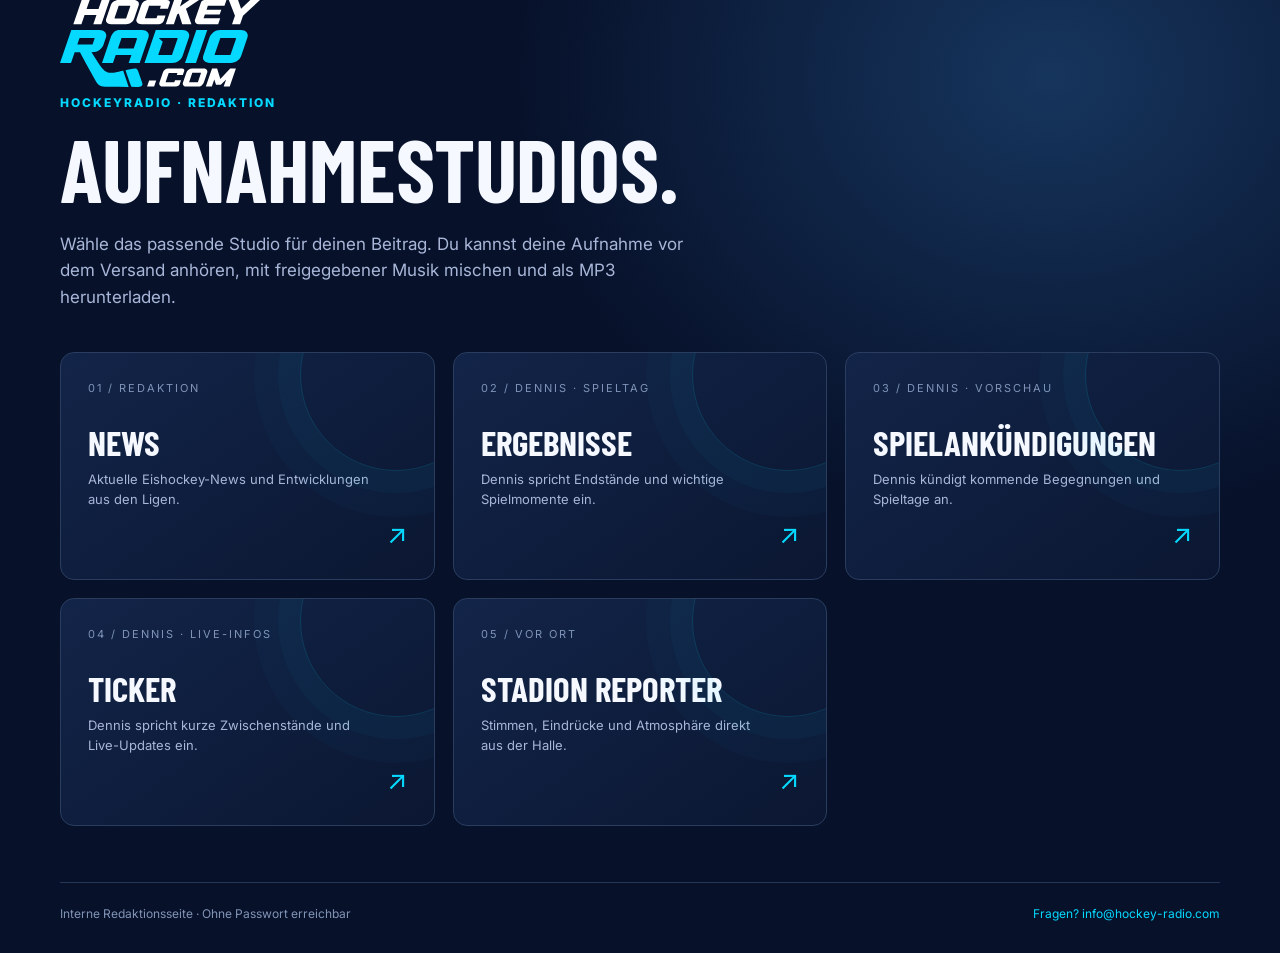
<file: aufnahmestudios.html>
<!doctype html>
<html lang="de">
<head>
  <meta charset="utf-8"><meta name="viewport" content="width=device-width, initial-scale=1">
  <meta name="robots" content="noindex,nofollow,noarchive"><meta name="theme-color" content="#07112a">
  <title>Aufnahmestudios · HockeyRadio</title><meta name="description" content="Wähle das passende HockeyRadio-Aufnahmestudio für News, Ergebnisse, Spielankündigungen, Ticker oder Stadionreportagen.">
  <link rel="icon" href="/favicon.svg" type="image/svg+xml">
  <link rel="preconnect" href="https://fonts.googleapis.com"><link rel="preconnect" href="https://fonts.gstatic.com" crossorigin>
  <link href="https://fonts.googleapis.com/css2?family=Barlow+Condensed:wght@600;700;800&family=Inter:wght@400;500;600;700;800&display=swap" rel="stylesheet">
  <style>
    :root{--bg:#07112a;--panel:#0e1c3f;--cyan:#05d9ff;--text:#f5f8ff;--muted:#a8b6d8;--line:#293c5d}*{box-sizing:border-box}body{margin:0;background:radial-gradient(ellipse at 82% 8%,#16355d 0,transparent 36%),var(--bg);color:var(--text);font:16px/1.55 Inter,system-ui,sans-serif}.wrap{width:min(100% - 48px,1160px);margin:auto}.top{height:94px;display:flex;align-items:center}.top img{width:200px;height:auto}.eyebrow{font-size:12px;letter-spacing:2px;color:var(--cyan);font-weight:800;margin:0 0 12px;text-transform:uppercase}h1,h2,h3{font-family:"Barlow Condensed",Impact,sans-serif;line-height:.98;text-transform:uppercase}h1{font-size:clamp(52px,8vw,88px);margin:0;max-width:850px}h1 span{color:var(--cyan)}.lead{max-width:640px;color:var(--muted);font-size:17px;margin:20px 0 42px}.grid{display:grid;grid-template-columns:repeat(3,1fr);gap:18px;padding-bottom:56px}.card{min-height:228px;position:relative;overflow:hidden;padding:27px;border:1px solid #2a3d5f;border-radius:14px;background:linear-gradient(145deg,#122448,#0b1732);text-decoration:none;color:inherit;display:flex;flex-direction:column;transition:transform .18s,border-color .18s,background .18s}.card:before{content:"";position:absolute;right:-58px;top:-74px;width:190px;height:190px;border:1px solid #05d9ff29;border-radius:50%;box-shadow:0 0 0 22px #05d9ff08,0 0 0 46px #05d9ff06}.card:hover{transform:translateY(-4px);border-color:#05d9ff99;background:linear-gradient(145deg,#17315a,#0c1b3b)}.number{font-size:11px;color:#7f94b8;letter-spacing:2px}.card h2{font-size:35px;margin:28px 0 10px}.card p{font-size:13px;color:var(--muted);margin:0;max-width:290px}.arrow{position:absolute;bottom:24px;right:27px;color:var(--cyan);font-size:27px}.foot{border-top:1px solid #263755;padding:22px 0 30px;color:#8294b6;font-size:12px;display:flex;justify-content:space-between;gap:18px}.foot a{color:var(--cyan);text-decoration:none}@media(max-width:850px){.grid{grid-template-columns:repeat(2,1fr)}}@media(max-width:560px){.wrap{width:min(100% - 32px,1160px)}.top{height:76px}.top img{width:162px}.lead{font-size:15px;margin:17px 0 30px}.grid{grid-template-columns:1fr;gap:12px;padding-bottom:36px}.card{min-height:190px;padding:22px}.card h2{font-size:32px;margin:20px 0 8px}.arrow{bottom:17px;right:20px}.foot{flex-direction:column;gap:7px}}
  </style>
</head>
<body>
  <header class="top wrap"><a href="/" aria-label="HockeyRadio Startseite"><img src="/logo-1.svg" alt="HockeyRadio"></a></header>
  <main class="wrap">
    <p class="eyebrow">HOCKEYRADIO · REDAKTION</p>
    <h1>Aufnahmestudios.</h1>
    <p class="lead">Wähle das passende Studio für deinen Beitrag. Du kannst deine Aufnahme vor dem Versand anhören, mit freigegebener Musik mischen und als MP3 herunterladen.</p>
    <nav class="grid" aria-label="Aufnahmestudio auswählen">
      <a class="card" href="/eishockeynews?studio=news"><span class="number">01 / REDAKTION</span><h2>News</h2><p>Aktuelle Eishockey-News und Entwicklungen aus den Ligen.</p><span class="arrow" aria-hidden="true">↗</span></a>
      <a class="card" href="/eishockeynews?studio=ergebnisse"><span class="number">02 / DENNIS · SPIELTAG</span><h2>Ergebnisse</h2><p>Dennis spricht Endstände und wichtige Spielmomente ein.</p><span class="arrow" aria-hidden="true">↗</span></a>
      <a class="card" href="/eishockeynews?studio=spielankuendigungen"><span class="number">03 / DENNIS · VORSCHAU</span><h2>Spielankündigungen</h2><p>Dennis kündigt kommende Begegnungen und Spieltage an.</p><span class="arrow" aria-hidden="true">↗</span></a>
      <a class="card" href="/eishockeynews?studio=ergebnisticker"><span class="number">04 / DENNIS · LIVE-INFOS</span><h2>Ticker</h2><p>Dennis spricht kurze Zwischenstände und Live-Updates ein.</p><span class="arrow" aria-hidden="true">↗</span></a>
      <a class="card" href="/eishockeynews?studio=stadionreporter"><span class="number">05 / VOR ORT</span><h2>Stadion Reporter</h2><p>Stimmen, Eindrücke und Atmosphäre direkt aus der Halle.</p><span class="arrow" aria-hidden="true">↗</span></a>
    </nav>
    <footer class="foot"><span>Interne Redaktionsseite · Ohne Passwort erreichbar</span><a href="mailto:info@hockey-radio.com">Fragen? info@hockey-radio.com</a></footer>
  </main>
</body>
</html>
</file>
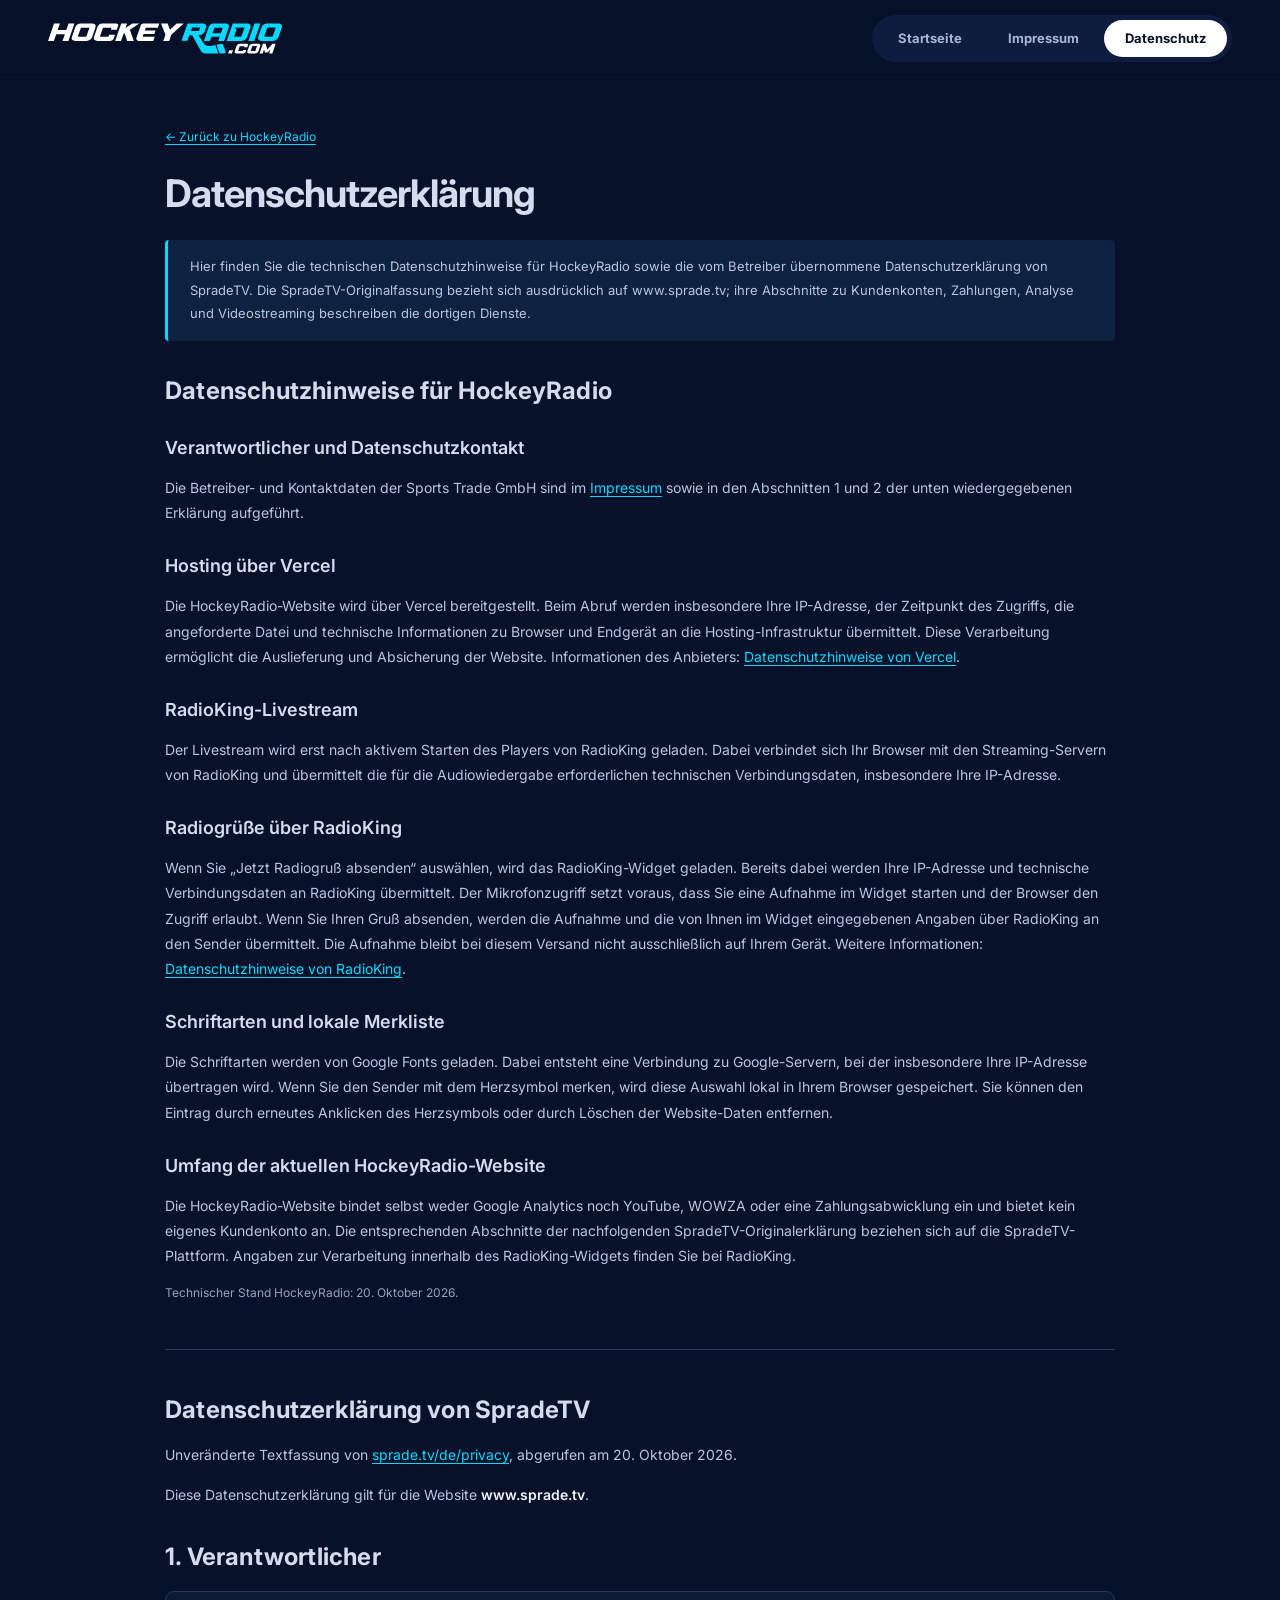
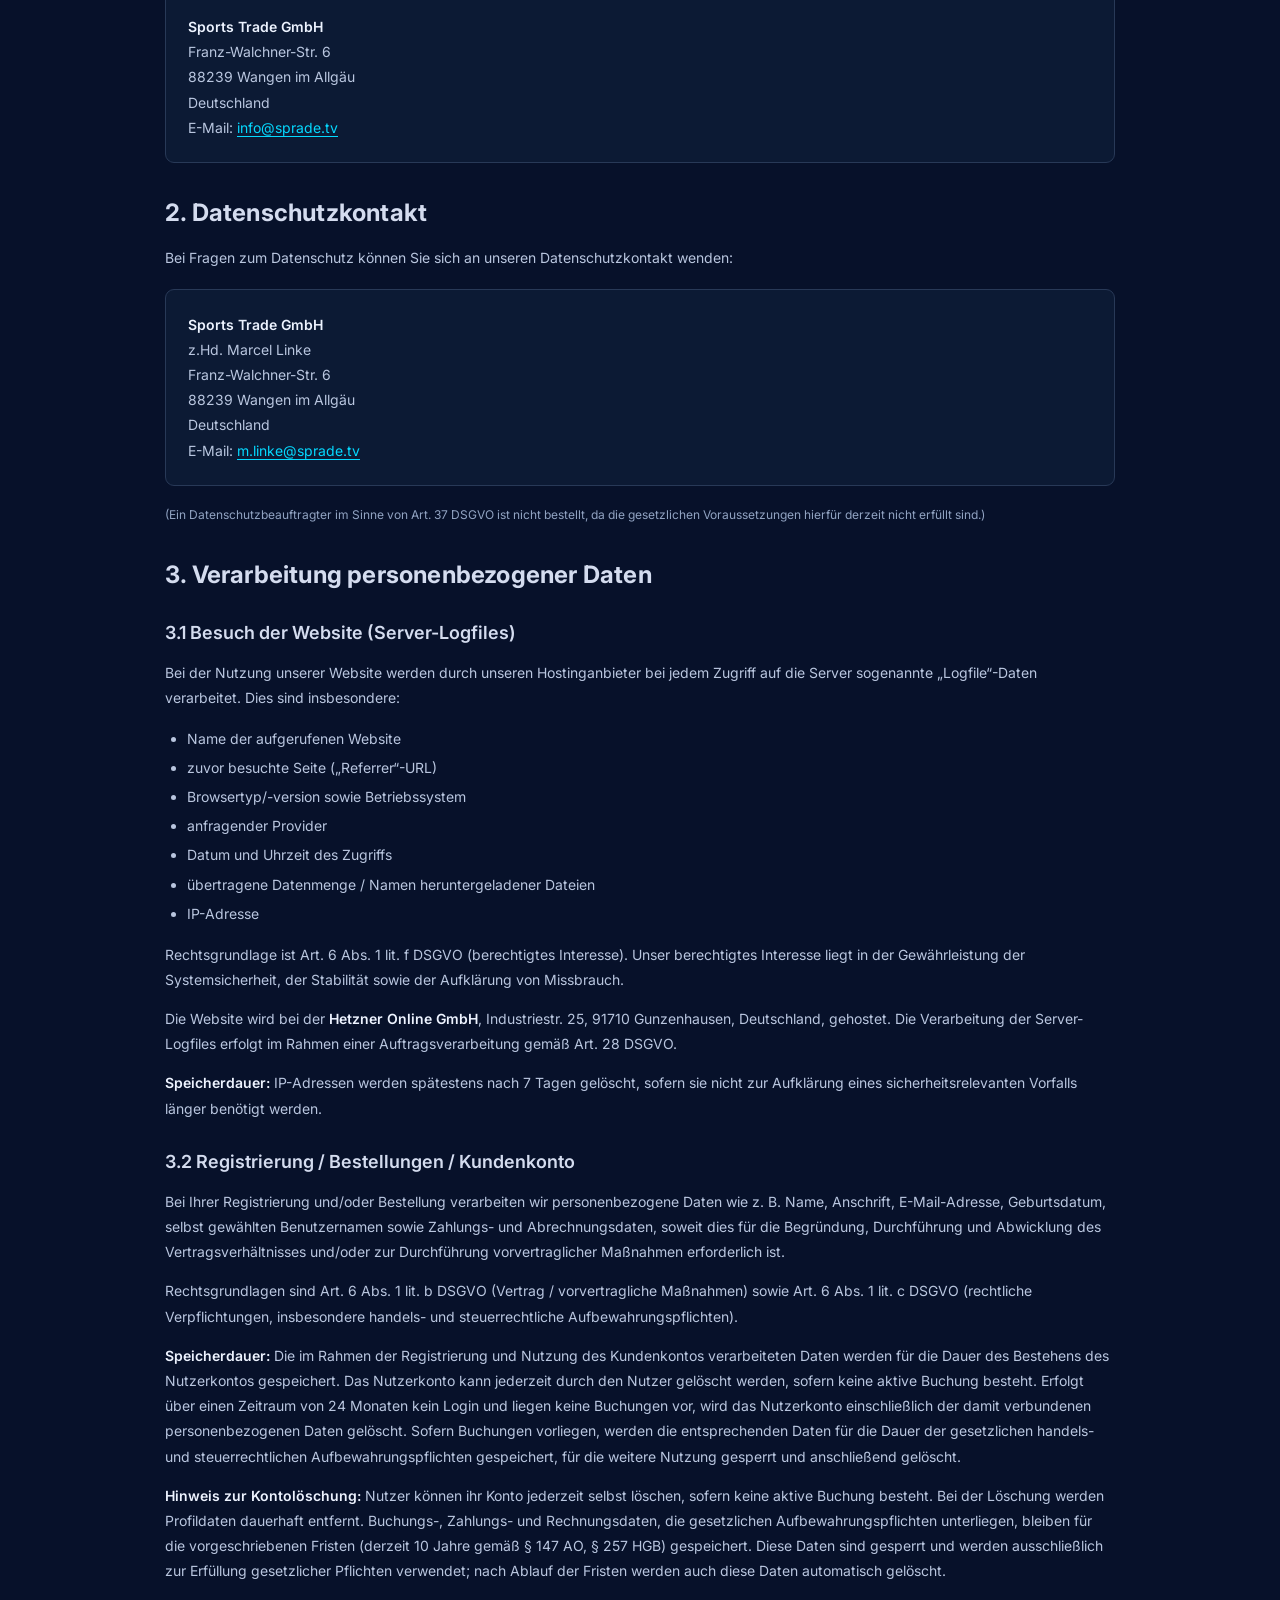
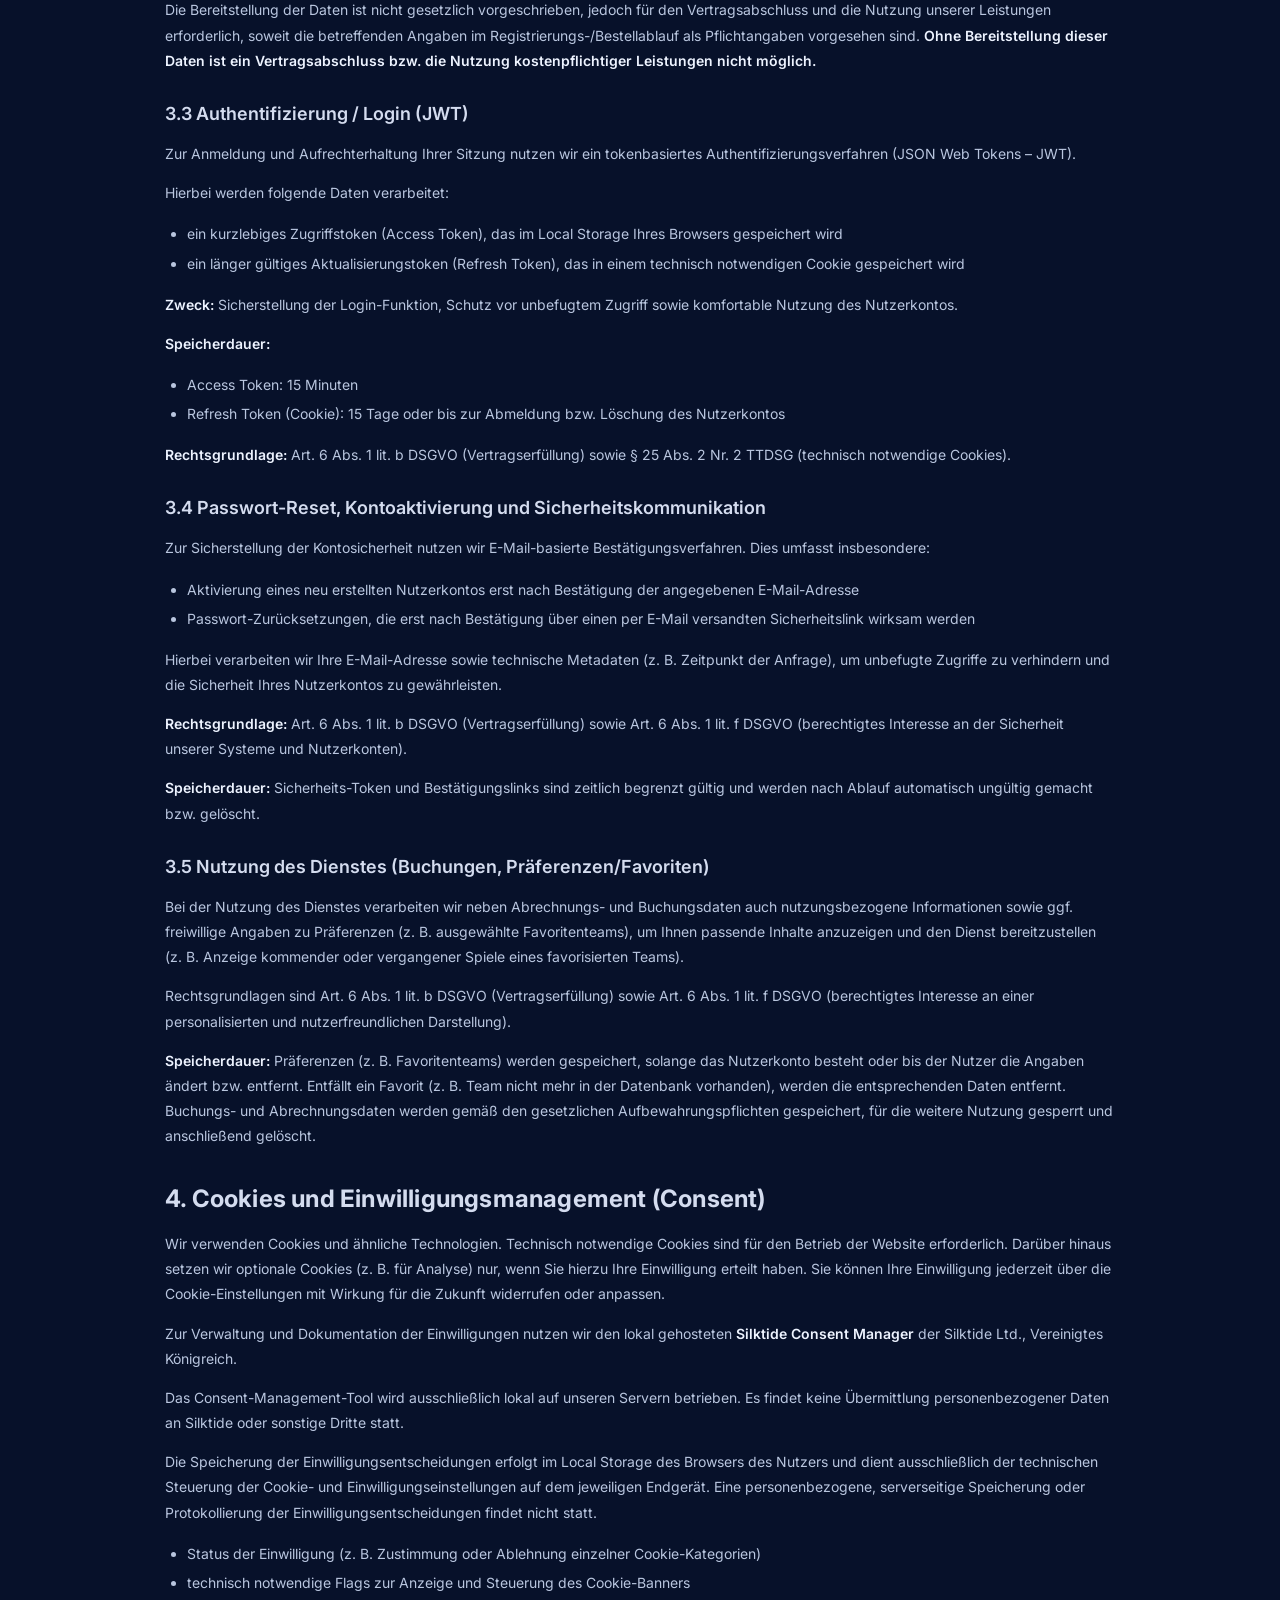
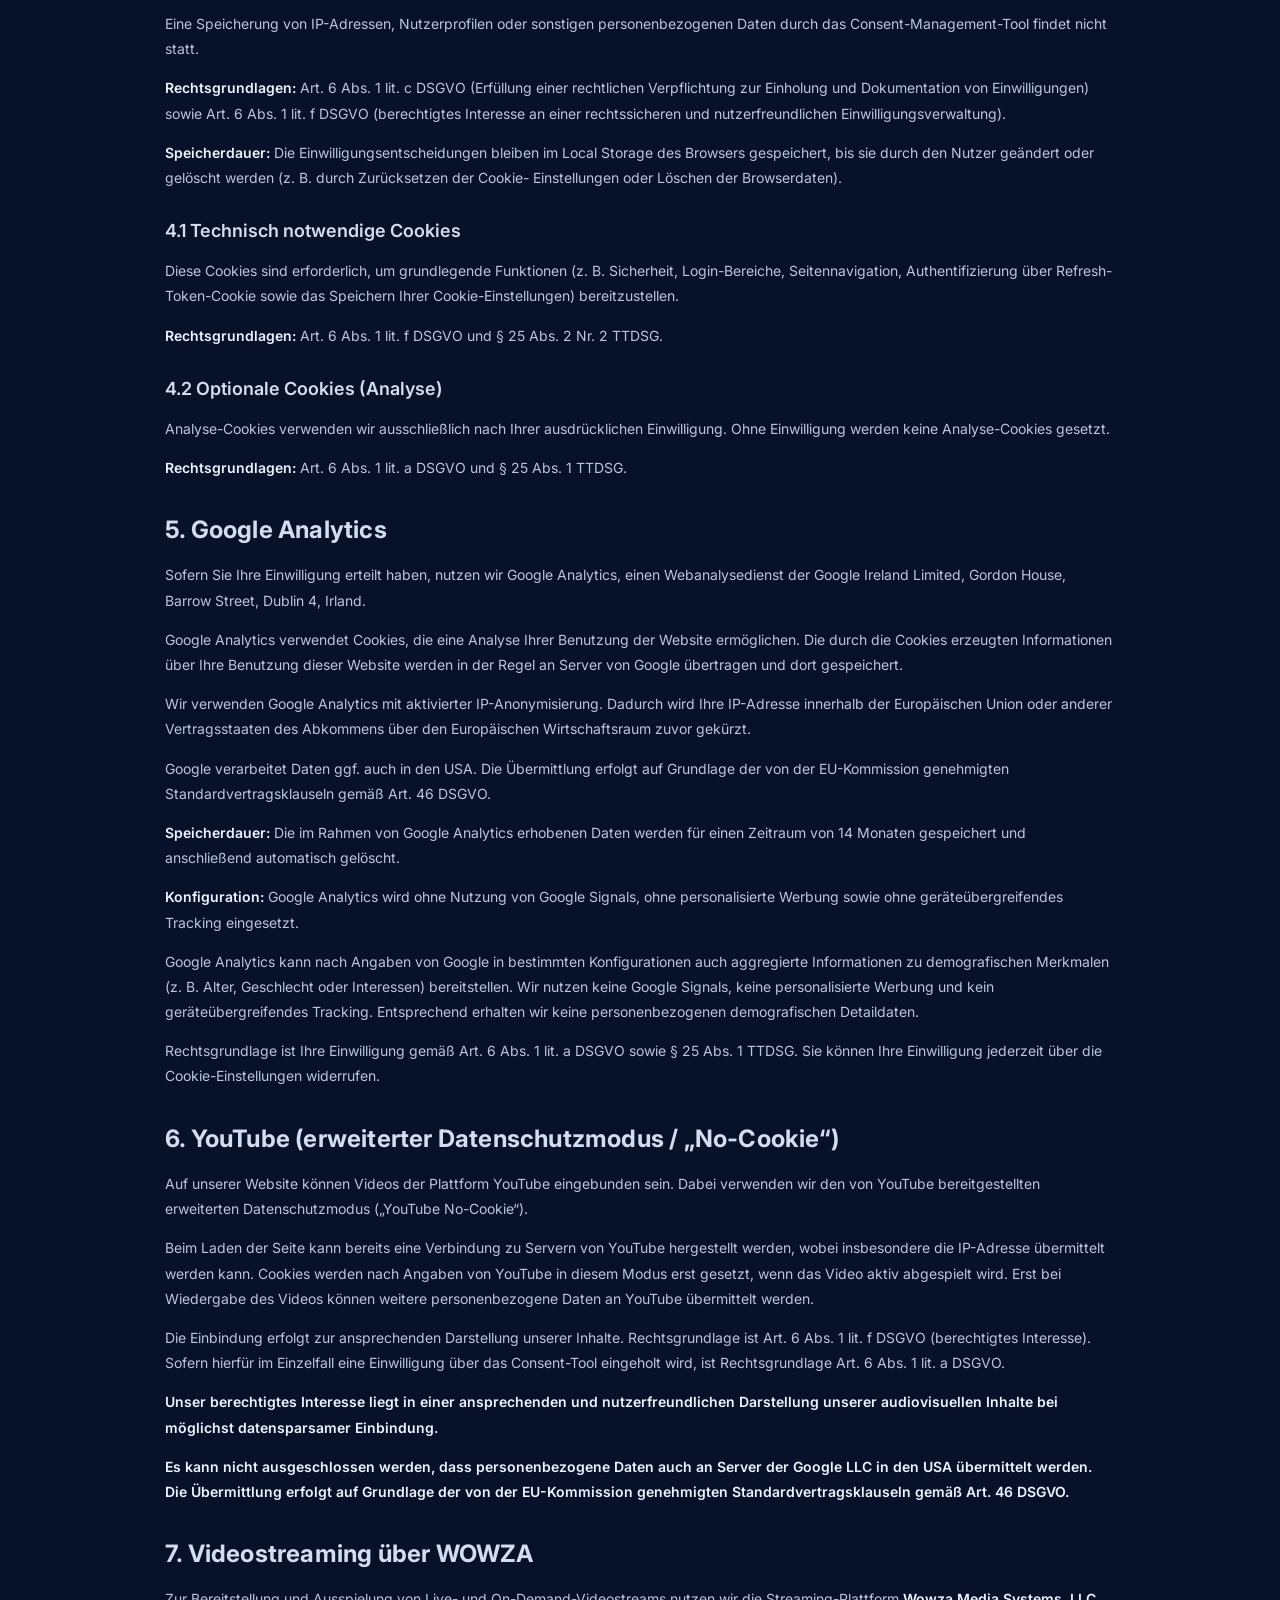
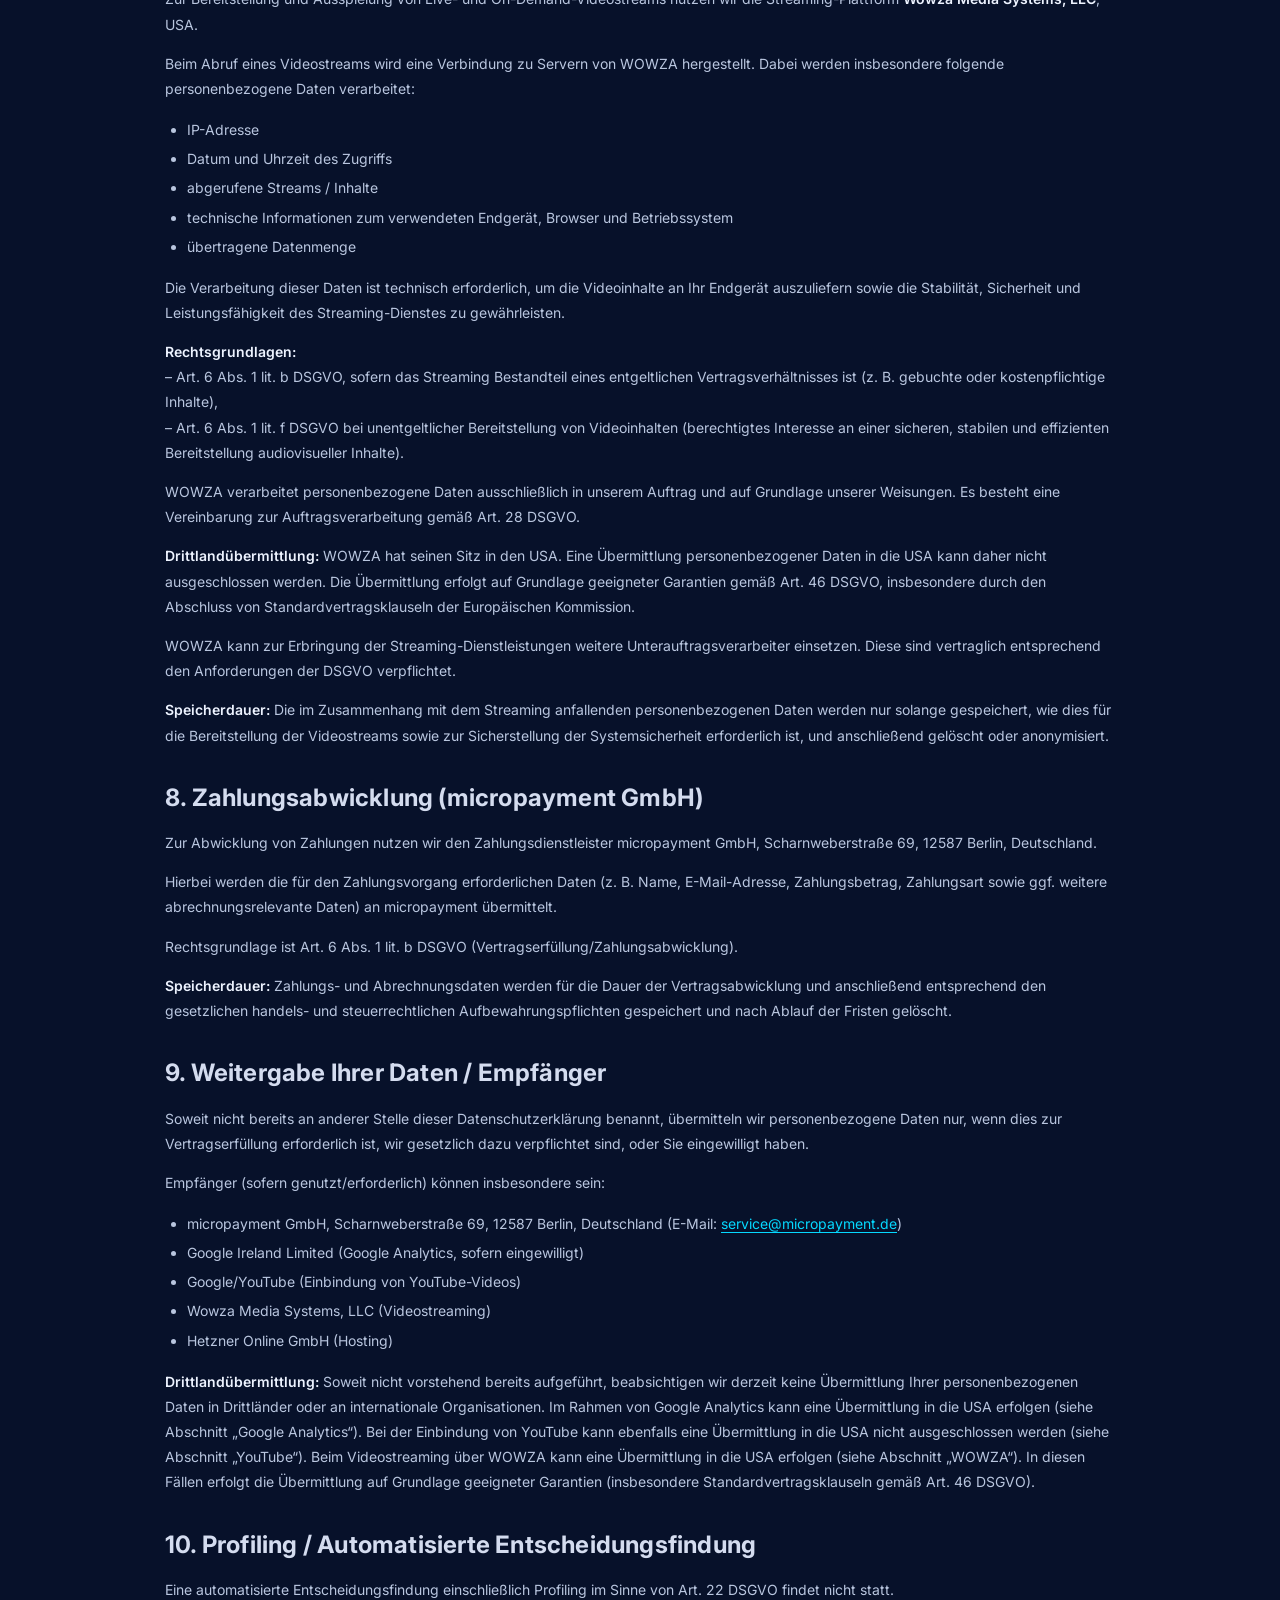
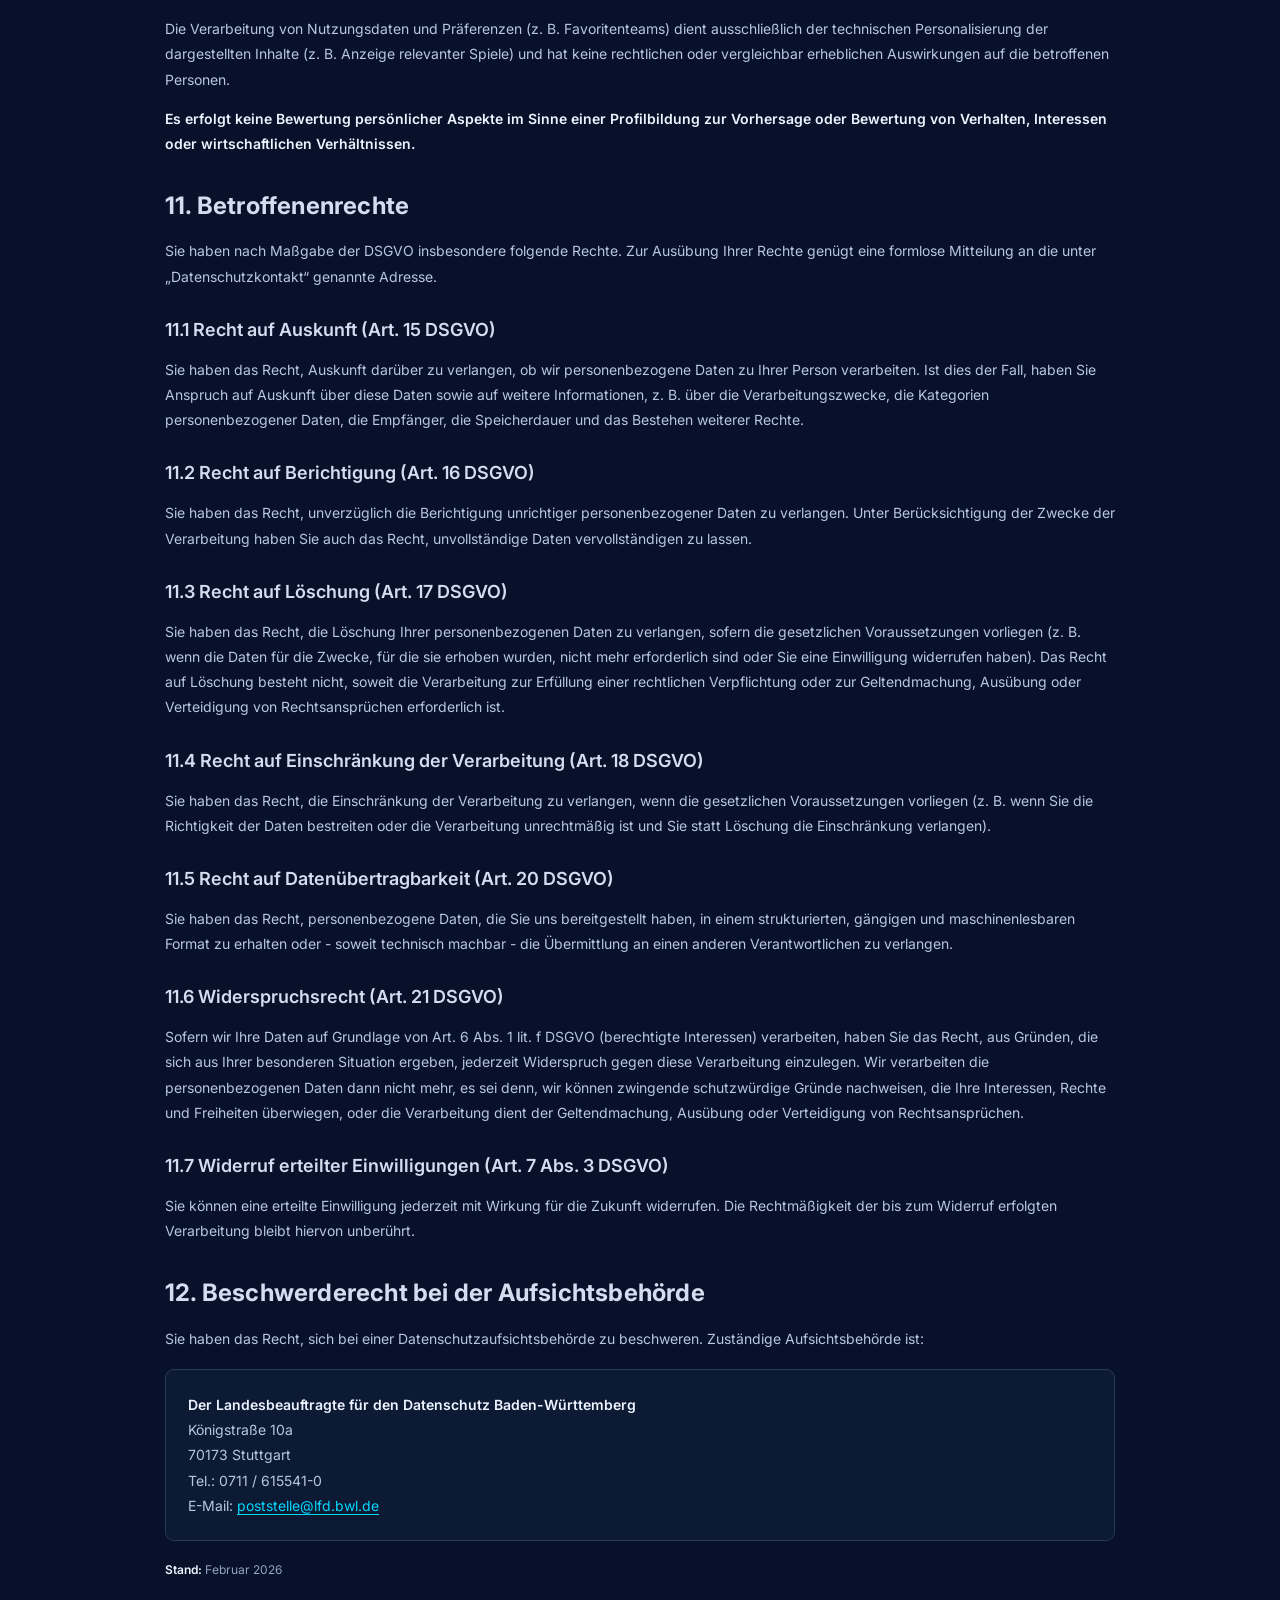
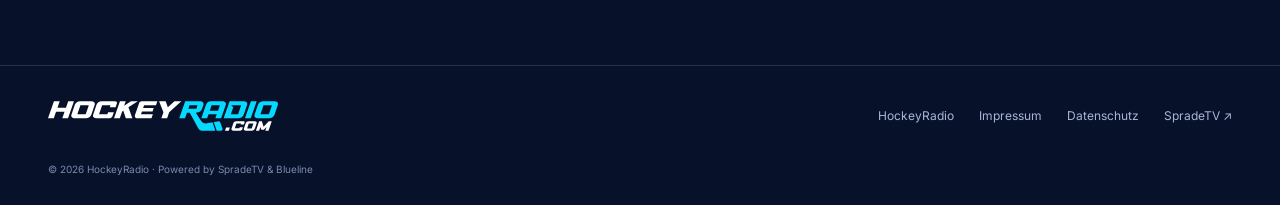
<file: datenschutz.html>
<!doctype html><html lang="de"><head><meta charset="utf-8"><meta name="viewport" content="width=device-width,initial-scale=1"><meta name="robots" content="noindex,nofollow"><meta name="theme-color" content="#07112a"><title>Datenschutz | HockeyRadio</title><link rel="icon" href="favicon.svg" type="image/svg+xml"><link rel="stylesheet" href="styles.css"><link rel="stylesheet" href="updates.css"><link rel="preconnect" href="https://fonts.googleapis.com"><link rel="preconnect" href="https://fonts.gstatic.com" crossorigin><link href="https://fonts.googleapis.com/css2?family=Barlow+Condensed:wght@600;700;800&family=Inter:wght@400;500;600;700;800&display=swap" rel="stylesheet"></head><body class="legal-page"><a class="skip" href="#main">Zum Inhalt</a><header class="header"><a class="brand" href="/" aria-label="HockeyRadio – Startseite"><img src="logo-2.svg" width="234" height="31" alt="HockeyRadio"></a><nav aria-label="Rechtliche Informationen"><a class="legal-home" href="/">Startseite</a><a href="/impressum" >Impressum</a><a href="/datenschutz" class="active" aria-current="page">Datenschutz</a></nav></header><main id="main" class="legal-content"><a class="legal-back" href="/">← Zurück zu HockeyRadio</a><h1>Datenschutzerklärung</h1><div class="legal-notice"><p>Hier finden Sie die technischen Datenschutzhinweise für HockeyRadio sowie die vom Betreiber übernommene Datenschutzerklärung von SpradeTV. Die SpradeTV-Originalfassung bezieht sich ausdrücklich auf www.sprade.tv; ihre Abschnitte zu Kundenkonten, Zahlungen, Analyse und Videostreaming beschreiben die dortigen Dienste.</p></div><section aria-labelledby="radio-privacy"><h2 id="radio-privacy">Datenschutzhinweise für HockeyRadio</h2><h3>Verantwortlicher und Datenschutzkontakt</h3><p>Die Betreiber- und Kontaktdaten der Sports Trade GmbH sind im <a href="/impressum">Impressum</a> sowie in den Abschnitten 1 und 2 der unten wiedergegebenen Erklärung aufgeführt.</p><h3>Hosting über Vercel</h3><p>Die HockeyRadio-Website wird über Vercel bereitgestellt. Beim Abruf werden insbesondere Ihre IP-Adresse, der Zeitpunkt des Zugriffs, die angeforderte Datei und technische Informationen zu Browser und Endgerät an die Hosting-Infrastruktur übermittelt. Diese Verarbeitung ermöglicht die Auslieferung und Absicherung der Website. Informationen des Anbieters: <a href="https://vercel.com/legal/privacy-notice" target="_blank" rel="noopener noreferrer">Datenschutzhinweise von Vercel</a>.</p><h3>RadioKing-Livestream</h3><p>Der Livestream wird erst nach aktivem Starten des Players von RadioKing geladen. Dabei verbindet sich Ihr Browser mit den Streaming-Servern von RadioKing und übermittelt die für die Audiowiedergabe erforderlichen technischen Verbindungsdaten, insbesondere Ihre IP-Adresse.</p><h3>Radiogrüße über RadioKing</h3><p>Wenn Sie „Jetzt Radiogruß absenden“ auswählen, wird das RadioKing-Widget geladen. Bereits dabei werden Ihre IP-Adresse und technische Verbindungsdaten an RadioKing übermittelt. Der Mikrofonzugriff setzt voraus, dass Sie eine Aufnahme im Widget starten und der Browser den Zugriff erlaubt. Wenn Sie Ihren Gruß absenden, werden die Aufnahme und die von Ihnen im Widget eingegebenen Angaben über RadioKing an den Sender übermittelt. Die Aufnahme bleibt bei diesem Versand nicht ausschließlich auf Ihrem Gerät. Weitere Informationen: <a href="https://www.radioking.com/protection-personal-data" target="_blank" rel="noopener noreferrer">Datenschutzhinweise von RadioKing</a>.</p><h3>Schriftarten und lokale Merkliste</h3><p>Die Schriftarten werden von Google Fonts geladen. Dabei entsteht eine Verbindung zu Google-Servern, bei der insbesondere Ihre IP-Adresse übertragen wird. Wenn Sie den Sender mit dem Herzsymbol merken, wird diese Auswahl lokal in Ihrem Browser gespeichert. Sie können den Eintrag durch erneutes Anklicken des Herzsymbols oder durch Löschen der Website-Daten entfernen.</p><h3>Umfang der aktuellen HockeyRadio-Website</h3><p>Die HockeyRadio-Website bindet selbst weder Google Analytics noch YouTube, WOWZA oder eine Zahlungsabwicklung ein und bietet kein eigenes Kundenkonto an. Die entsprechenden Abschnitte der nachfolgenden SpradeTV-Originalerklärung beziehen sich auf die SpradeTV-Plattform. Angaben zur Verarbeitung innerhalb des RadioKing-Widgets finden Sie bei RadioKing.</p><p class="muted">Technischer Stand HockeyRadio: 20. Oktober 2026.</p></section><section class="legal-source" aria-labelledby="sprade-privacy"><h2 id="sprade-privacy">Datenschutzerklärung von SpradeTV</h2><p class="legal-source-label">Unveränderte Textfassung von <a href="https://sprade.tv/de/privacy" target="_blank" rel="noopener noreferrer">sprade.tv/de/privacy</a>, abgerufen am 20. Oktober 2026.</p><div class="container-xl container-fluid text-white pt-4"><p>Diese Datenschutzerklärung gilt für die Website <strong>www.sprade.tv</strong>.</p><h2>1. Verantwortlicher</h2><div class="box"><p><strong>Sports Trade GmbH</strong><br> Franz-Walchner-Str. 6<br> 88239 Wangen im Allgäu<br> Deutschland<br> E-Mail: <a href="mailto:info@sprade.tv">info@sprade.tv</a></p></div><h2>2. Datenschutzkontakt</h2><p>Bei Fragen zum Datenschutz können Sie sich an unseren Datenschutzkontakt wenden:</p><div class="box"><p><strong>Sports Trade GmbH</strong><br> z.Hd. Marcel Linke<br> Franz-Walchner-Str. 6<br> 88239 Wangen im Allgäu<br> Deutschland<br> E-Mail: <a href="mailto:m.linke@sprade.tv">m.linke@sprade.tv</a></p></div><p class="small muted">(Ein Datenschutzbeauftragter im Sinne von Art. 37 DSGVO ist nicht bestellt, da die gesetzlichen Voraussetzungen hierfür derzeit nicht erfüllt sind.)</p><h2>3. Verarbeitung personenbezogener Daten</h2><h3>3.1 Besuch der Website (Server-Logfiles)</h3><p>Bei der Nutzung unserer Website werden durch unseren Hostinganbieter bei jedem Zugriff auf die Server sogenannte „Logfile“-Daten verarbeitet. Dies sind insbesondere:</p><ul><li>Name der aufgerufenen Website</li><li>zuvor besuchte Seite („Referrer“-URL)</li><li>Browsertyp/-version sowie Betriebssystem</li><li>anfragender Provider</li><li>Datum und Uhrzeit des Zugriffs</li><li>übertragene Datenmenge / Namen heruntergeladener Dateien</li><li>IP-Adresse</li></ul><p>Rechtsgrundlage ist Art. 6 Abs. 1 lit. f DSGVO (berechtigtes Interesse). Unser berechtigtes Interesse liegt in der Gewährleistung der Systemsicherheit, der Stabilität sowie der Aufklärung von Missbrauch.</p><p>Die Website wird bei der <strong>Hetzner Online GmbH</strong>, Industriestr. 25, 91710 Gunzenhausen, Deutschland, gehostet. Die Verarbeitung der Server-Logfiles erfolgt im Rahmen einer Auftragsverarbeitung gemäß Art. 28 DSGVO. </p><p><strong>Speicherdauer:</strong> IP-Adressen werden spätestens nach 7 Tagen gelöscht, sofern sie nicht zur Aufklärung eines sicherheitsrelevanten Vorfalls länger benötigt werden.</p><h3>3.2 Registrierung / Bestellungen / Kundenkonto</h3><p>Bei Ihrer Registrierung und/oder Bestellung verarbeiten wir personenbezogene Daten wie z. B. Name, Anschrift, E-Mail-Adresse, Geburtsdatum, selbst gewählten Benutzernamen sowie Zahlungs- und Abrechnungsdaten, soweit dies für die Begründung, Durchführung und Abwicklung des Vertragsverhältnisses und/oder zur Durchführung vorvertraglicher Maßnahmen erforderlich ist.</p><p>Rechtsgrundlagen sind Art. 6 Abs. 1 lit. b DSGVO (Vertrag / vorvertragliche Maßnahmen) sowie Art. 6 Abs. 1 lit. c DSGVO (rechtliche Verpflichtungen, insbesondere handels- und steuerrechtliche Aufbewahrungspflichten).</p><p><strong>Speicherdauer:</strong> Die im Rahmen der Registrierung und Nutzung des Kundenkontos verarbeiteten Daten werden für die Dauer des Bestehens des Nutzerkontos gespeichert. Das Nutzerkonto kann jederzeit durch den Nutzer gelöscht werden, sofern keine aktive Buchung besteht. Erfolgt über einen Zeitraum von 24 Monaten kein Login und liegen keine Buchungen vor, wird das Nutzerkonto einschließlich der damit verbundenen personenbezogenen Daten gelöscht. Sofern Buchungen vorliegen, werden die entsprechenden Daten für die Dauer der gesetzlichen handels- und steuerrechtlichen Aufbewahrungspflichten gespeichert, für die weitere Nutzung gesperrt und anschließend gelöscht.</p><p><strong>Hinweis zur Kontolöschung:</strong> Nutzer können ihr Konto jederzeit selbst löschen, sofern keine aktive Buchung besteht. Bei der Löschung werden Profildaten dauerhaft entfernt. Buchungs-, Zahlungs- und Rechnungsdaten, die gesetzlichen Aufbewahrungspflichten unterliegen, bleiben für die vorgeschriebenen Fristen (derzeit 10 Jahre gemäß § 147 AO, § 257 HGB) gespeichert. Diese Daten sind gesperrt und werden ausschließlich zur Erfüllung gesetzlicher Pflichten verwendet; nach Ablauf der Fristen werden auch diese Daten automatisch gelöscht.</p><p>Die Bereitstellung der Daten ist nicht gesetzlich vorgeschrieben, jedoch für den Vertragsabschluss und die Nutzung unserer Leistungen erforderlich, soweit die betreffenden Angaben im Registrierungs-/Bestellablauf als Pflichtangaben vorgesehen sind. <strong>Ohne Bereitstellung dieser Daten ist ein Vertragsabschluss bzw. die Nutzung kostenpflichtiger Leistungen nicht möglich.</strong></p><h3>3.3 Authentifizierung / Login (JWT)</h3><p>Zur Anmeldung und Aufrechterhaltung Ihrer Sitzung nutzen wir ein tokenbasiertes Authentifizierungsverfahren (JSON Web Tokens – JWT).</p><p>Hierbei werden folgende Daten verarbeitet:</p><ul><li>ein kurzlebiges Zugriffstoken (Access Token), das im Local Storage Ihres Browsers gespeichert wird</li><li>ein länger gültiges Aktualisierungstoken (Refresh Token), das in einem technisch notwendigen Cookie gespeichert wird </li></ul><p><strong>Zweck:</strong> Sicherstellung der Login-Funktion, Schutz vor unbefugtem Zugriff sowie komfortable Nutzung des Nutzerkontos.</p><p><strong>Speicherdauer:</strong></p><ul><li>Access Token: 15 Minuten</li><li>Refresh Token (Cookie): 15 Tage oder bis zur Abmeldung bzw. Löschung des Nutzerkontos</li></ul><p><strong>Rechtsgrundlage:</strong> Art. 6 Abs. 1 lit. b DSGVO (Vertragserfüllung) sowie § 25 Abs. 2 Nr. 2 TTDSG (technisch notwendige Cookies).</p><h3>3.4 Passwort-Reset, Kontoaktivierung und Sicherheitskommunikation</h3><p>Zur Sicherstellung der Kontosicherheit nutzen wir E-Mail-basierte Bestätigungsverfahren. Dies umfasst insbesondere:</p><ul><li>Aktivierung eines neu erstellten Nutzerkontos erst nach Bestätigung der angegebenen E-Mail-Adresse</li><li>Passwort-Zurücksetzungen, die erst nach Bestätigung über einen per E-Mail versandten Sicherheitslink wirksam werden </li></ul><p>Hierbei verarbeiten wir Ihre E-Mail-Adresse sowie technische Metadaten (z. B. Zeitpunkt der Anfrage), um unbefugte Zugriffe zu verhindern und die Sicherheit Ihres Nutzerkontos zu gewährleisten.</p><p><strong>Rechtsgrundlage:</strong> Art. 6 Abs. 1 lit. b DSGVO (Vertragserfüllung) sowie Art. 6 Abs. 1 lit. f DSGVO (berechtigtes Interesse an der Sicherheit unserer Systeme und Nutzerkonten).</p><p><strong>Speicherdauer:</strong> Sicherheits-Token und Bestätigungslinks sind zeitlich begrenzt gültig und werden nach Ablauf automatisch ungültig gemacht bzw. gelöscht.</p><h3>3.5 Nutzung des Dienstes (Buchungen, Präferenzen/Favoriten)</h3><p>Bei der Nutzung des Dienstes verarbeiten wir neben Abrechnungs- und Buchungsdaten auch nutzungsbezogene Informationen sowie ggf. freiwillige Angaben zu Präferenzen (z. B. ausgewählte Favoritenteams), um Ihnen passende Inhalte anzuzeigen und den Dienst bereitzustellen (z. B. Anzeige kommender oder vergangener Spiele eines favorisierten Teams).</p><p>Rechtsgrundlagen sind Art. 6 Abs. 1 lit. b DSGVO (Vertragserfüllung) sowie Art. 6 Abs. 1 lit. f DSGVO (berechtigtes Interesse an einer personalisierten und nutzerfreundlichen Darstellung).</p><p><strong>Speicherdauer:</strong> Präferenzen (z. B. Favoritenteams) werden gespeichert, solange das Nutzerkonto besteht oder bis der Nutzer die Angaben ändert bzw. entfernt. Entfällt ein Favorit (z. B. Team nicht mehr in der Datenbank vorhanden), werden die entsprechenden Daten entfernt. Buchungs- und Abrechnungsdaten werden gemäß den gesetzlichen Aufbewahrungspflichten gespeichert, für die weitere Nutzung gesperrt und anschließend gelöscht.</p><h2>4. Cookies und Einwilligungsmanagement (Consent)</h2><p> Wir verwenden Cookies und ähnliche Technologien. Technisch notwendige Cookies sind für den Betrieb der Website erforderlich. Darüber hinaus setzen wir optionale Cookies (z. B. für Analyse) nur, wenn Sie hierzu Ihre Einwilligung erteilt haben. Sie können Ihre Einwilligung jederzeit über die Cookie-Einstellungen mit Wirkung für die Zukunft widerrufen oder anpassen. </p><p> Zur Verwaltung und Dokumentation der Einwilligungen nutzen wir den lokal gehosteten <strong>Silktide Consent Manager</strong> der Silktide Ltd., Vereinigtes Königreich. </p><p> Das Consent-Management-Tool wird ausschließlich lokal auf unseren Servern betrieben. Es findet keine Übermittlung personenbezogener Daten an Silktide oder sonstige Dritte statt. </p><p> Die Speicherung der Einwilligungsentscheidungen erfolgt im Local Storage des Browsers des Nutzers und dient ausschließlich der technischen Steuerung der Cookie- und Einwilligungseinstellungen auf dem jeweiligen Endgerät. Eine personenbezogene, serverseitige Speicherung oder Protokollierung der Einwilligungsentscheidungen findet nicht statt. </p><ul><li>Status der Einwilligung (z. B. Zustimmung oder Ablehnung einzelner Cookie-Kategorien)</li><li>technisch notwendige Flags zur Anzeige und Steuerung des Cookie-Banners</li></ul><p> Eine Speicherung von IP-Adressen, Nutzerprofilen oder sonstigen personenbezogenen Daten durch das Consent-Management-Tool findet nicht statt. </p><p><strong>Rechtsgrundlagen:</strong> Art. 6 Abs. 1 lit. c DSGVO (Erfüllung einer rechtlichen Verpflichtung zur Einholung und Dokumentation von Einwilligungen) sowie Art. 6 Abs. 1 lit. f DSGVO (berechtigtes Interesse an einer rechtssicheren und nutzerfreundlichen Einwilligungsverwaltung). </p><p><strong>Speicherdauer:</strong> Die Einwilligungsentscheidungen bleiben im Local Storage des Browsers gespeichert, bis sie durch den Nutzer geändert oder gelöscht werden (z. B. durch Zurücksetzen der Cookie- Einstellungen oder Löschen der Browserdaten). </p><h3>4.1 Technisch notwendige Cookies</h3><p> Diese Cookies sind erforderlich, um grundlegende Funktionen (z. B. Sicherheit, Login-Bereiche, Seitennavigation, Authentifizierung über Refresh-Token-Cookie sowie das Speichern Ihrer Cookie-Einstellungen) bereitzustellen. </p><p><strong>Rechtsgrundlagen:</strong> Art. 6 Abs. 1 lit. f DSGVO und § 25 Abs. 2 Nr. 2 TTDSG. </p><h3>4.2 Optionale Cookies (Analyse)</h3><p> Analyse-Cookies verwenden wir ausschließlich nach Ihrer ausdrücklichen Einwilligung. Ohne Einwilligung werden keine Analyse-Cookies gesetzt. </p><p><strong>Rechtsgrundlagen:</strong> Art. 6 Abs. 1 lit. a DSGVO und § 25 Abs. 1 TTDSG. </p><h2>5. Google Analytics</h2><p>Sofern Sie Ihre Einwilligung erteilt haben, nutzen wir Google Analytics, einen Webanalysedienst der Google Ireland Limited, Gordon House, Barrow Street, Dublin 4, Irland.</p><p>Google Analytics verwendet Cookies, die eine Analyse Ihrer Benutzung der Website ermöglichen. Die durch die Cookies erzeugten Informationen über Ihre Benutzung dieser Website werden in der Regel an Server von Google übertragen und dort gespeichert.</p><p>Wir verwenden Google Analytics mit aktivierter IP-Anonymisierung. Dadurch wird Ihre IP-Adresse innerhalb der Europäischen Union oder anderer Vertragsstaaten des Abkommens über den Europäischen Wirtschaftsraum zuvor gekürzt.</p><p>Google verarbeitet Daten ggf. auch in den USA. Die Übermittlung erfolgt auf Grundlage der von der EU-Kommission genehmigten Standardvertragsklauseln gemäß Art. 46 DSGVO.</p><p><strong>Speicherdauer:</strong> Die im Rahmen von Google Analytics erhobenen Daten werden für einen Zeitraum von 14 Monaten gespeichert und anschließend automatisch gelöscht.</p><p><strong>Konfiguration:</strong> Google Analytics wird ohne Nutzung von Google Signals, ohne personalisierte Werbung sowie ohne geräteübergreifendes Tracking eingesetzt.</p><p>Google Analytics kann nach Angaben von Google in bestimmten Konfigurationen auch aggregierte Informationen zu demografischen Merkmalen (z. B. Alter, Geschlecht oder Interessen) bereitstellen. Wir nutzen keine Google Signals, keine personalisierte Werbung und kein geräteübergreifendes Tracking. Entsprechend erhalten wir keine personenbezogenen demografischen Detaildaten.</p><p>Rechtsgrundlage ist Ihre Einwilligung gemäß Art. 6 Abs. 1 lit. a DSGVO sowie § 25 Abs. 1 TTDSG. Sie können Ihre Einwilligung jederzeit über die Cookie-Einstellungen widerrufen.</p><h2>6. YouTube (erweiterter Datenschutzmodus / „No-Cookie“)</h2><p>Auf unserer Website können Videos der Plattform YouTube eingebunden sein. Dabei verwenden wir den von YouTube bereitgestellten erweiterten Datenschutzmodus („YouTube No-Cookie“).</p><p>Beim Laden der Seite kann bereits eine Verbindung zu Servern von YouTube hergestellt werden, wobei insbesondere die IP-Adresse übermittelt werden kann. Cookies werden nach Angaben von YouTube in diesem Modus erst gesetzt, wenn das Video aktiv abgespielt wird. Erst bei Wiedergabe des Videos können weitere personenbezogene Daten an YouTube übermittelt werden.</p><p>Die Einbindung erfolgt zur ansprechenden Darstellung unserer Inhalte. Rechtsgrundlage ist Art. 6 Abs. 1 lit. f DSGVO (berechtigtes Interesse). Sofern hierfür im Einzelfall eine Einwilligung über das Consent-Tool eingeholt wird, ist Rechtsgrundlage Art. 6 Abs. 1 lit. a DSGVO.</p><p><strong>Unser berechtigtes Interesse liegt in einer ansprechenden und nutzerfreundlichen Darstellung unserer audiovisuellen Inhalte bei möglichst datensparsamer Einbindung.</strong></p><p><strong>Es kann nicht ausgeschlossen werden, dass personenbezogene Daten auch an Server der Google LLC in den USA übermittelt werden. Die Übermittlung erfolgt auf Grundlage der von der EU-Kommission genehmigten Standardvertragsklauseln gemäß Art. 46 DSGVO.</strong></p><h2>7. Videostreaming über WOWZA</h2><p> Zur Bereitstellung und Ausspielung von Live- und On-Demand-Videostreams nutzen wir die Streaming-Plattform <strong>Wowza Media Systems, LLC</strong>, USA. </p><p> Beim Abruf eines Videostreams wird eine Verbindung zu Servern von WOWZA hergestellt. Dabei werden insbesondere folgende personenbezogene Daten verarbeitet: </p><ul><li>IP-Adresse</li><li>Datum und Uhrzeit des Zugriffs</li><li>abgerufene Streams / Inhalte</li><li>technische Informationen zum verwendeten Endgerät, Browser und Betriebssystem</li><li>übertragene Datenmenge</li></ul><p> Die Verarbeitung dieser Daten ist technisch erforderlich, um die Videoinhalte an Ihr Endgerät auszuliefern sowie die Stabilität, Sicherheit und Leistungsfähigkeit des Streaming-Dienstes zu gewährleisten. </p><p><strong>Rechtsgrundlagen:</strong><br> – Art. 6 Abs. 1 lit. b DSGVO, sofern das Streaming Bestandteil eines entgeltlichen Vertragsverhältnisses ist (z. B. gebuchte oder kostenpflichtige Inhalte),<br> – Art. 6 Abs. 1 lit. f DSGVO bei unentgeltlicher Bereitstellung von Videoinhalten (berechtigtes Interesse an einer sicheren, stabilen und effizienten Bereitstellung audiovisueller Inhalte). </p><p> WOWZA verarbeitet personenbezogene Daten ausschließlich in unserem Auftrag und auf Grundlage unserer Weisungen. Es besteht eine Vereinbarung zur Auftragsverarbeitung gemäß Art. 28 DSGVO. </p><p><strong>Drittlandübermittlung:</strong> WOWZA hat seinen Sitz in den USA. Eine Übermittlung personenbezogener Daten in die USA kann daher nicht ausgeschlossen werden. Die Übermittlung erfolgt auf Grundlage geeigneter Garantien gemäß Art. 46 DSGVO, insbesondere durch den Abschluss von Standardvertragsklauseln der Europäischen Kommission. </p><p> WOWZA kann zur Erbringung der Streaming-Dienstleistungen weitere Unterauftragsverarbeiter einsetzen. Diese sind vertraglich entsprechend den Anforderungen der DSGVO verpflichtet. </p><p><strong>Speicherdauer:</strong> Die im Zusammenhang mit dem Streaming anfallenden personenbezogenen Daten werden nur solange gespeichert, wie dies für die Bereitstellung der Videostreams sowie zur Sicherstellung der Systemsicherheit erforderlich ist, und anschließend gelöscht oder anonymisiert. </p><h2>8. Zahlungsabwicklung (micropayment GmbH)</h2><p>Zur Abwicklung von Zahlungen nutzen wir den Zahlungsdienstleister micropayment GmbH, Scharnweberstraße 69, 12587 Berlin, Deutschland.</p><p>Hierbei werden die für den Zahlungsvorgang erforderlichen Daten (z. B. Name, E-Mail-Adresse, Zahlungsbetrag, Zahlungsart sowie ggf. weitere abrechnungsrelevante Daten) an micropayment übermittelt.</p><p>Rechtsgrundlage ist Art. 6 Abs. 1 lit. b DSGVO (Vertragserfüllung/Zahlungsabwicklung).</p><p><strong>Speicherdauer:</strong> Zahlungs- und Abrechnungsdaten werden für die Dauer der Vertragsabwicklung und anschließend entsprechend den gesetzlichen handels- und steuerrechtlichen Aufbewahrungspflichten gespeichert und nach Ablauf der Fristen gelöscht.</p><h2>9. Weitergabe Ihrer Daten / Empfänger</h2><p>Soweit nicht bereits an anderer Stelle dieser Datenschutzerklärung benannt, übermitteln wir personenbezogene Daten nur, wenn dies zur Vertragserfüllung erforderlich ist, wir gesetzlich dazu verpflichtet sind, oder Sie eingewilligt haben.</p><p>Empfänger (sofern genutzt/erforderlich) können insbesondere sein:</p><ul><li>micropayment GmbH, Scharnweberstraße 69, 12587 Berlin, Deutschland (E-Mail: <a href="mailto:service@micropayment.de">service@micropayment.de</a>) </li><li>Google Ireland Limited (Google Analytics, sofern eingewilligt)</li><li>Google/YouTube (Einbindung von YouTube-Videos)</li><li>Wowza Media Systems, LLC (Videostreaming)</li><li>Hetzner Online GmbH (Hosting)</li></ul><p><strong>Drittlandübermittlung:</strong> Soweit nicht vorstehend bereits aufgeführt, beabsichtigen wir derzeit keine Übermittlung Ihrer personenbezogenen Daten in Drittländer oder an internationale Organisationen. Im Rahmen von Google Analytics kann eine Übermittlung in die USA erfolgen (siehe Abschnitt „Google Analytics“). Bei der Einbindung von YouTube kann ebenfalls eine Übermittlung in die USA nicht ausgeschlossen werden (siehe Abschnitt „YouTube“). Beim Videostreaming über WOWZA kann eine Übermittlung in die USA erfolgen (siehe Abschnitt „WOWZA“). In diesen Fällen erfolgt die Übermittlung auf Grundlage geeigneter Garantien (insbesondere Standardvertragsklauseln gemäß Art. 46 DSGVO).</p><h2>10. Profiling / Automatisierte Entscheidungsfindung</h2><p>Eine automatisierte Entscheidungsfindung einschließlich Profiling im Sinne von Art. 22 DSGVO findet nicht statt.</p><p>Die Verarbeitung von Nutzungsdaten und Präferenzen (z. B. Favoritenteams) dient ausschließlich der technischen Personalisierung der dargestellten Inhalte (z. B. Anzeige relevanter Spiele) und hat keine rechtlichen oder vergleichbar erheblichen Auswirkungen auf die betroffenen Personen.</p><p><strong>Es erfolgt keine Bewertung persönlicher Aspekte im Sinne einer Profilbildung zur Vorhersage oder Bewertung von Verhalten, Interessen oder wirtschaftlichen Verhältnissen.</strong></p><h2>11. Betroffenenrechte</h2><p>Sie haben nach Maßgabe der DSGVO insbesondere folgende Rechte. Zur Ausübung Ihrer Rechte genügt eine formlose Mitteilung an die unter „Datenschutzkontakt“ genannte Adresse.</p><h3>11.1 Recht auf Auskunft (Art. 15 DSGVO)</h3><p>Sie haben das Recht, Auskunft darüber zu verlangen, ob wir personenbezogene Daten zu Ihrer Person verarbeiten. Ist dies der Fall, haben Sie Anspruch auf Auskunft über diese Daten sowie auf weitere Informationen, z. B. über die Verarbeitungszwecke, die Kategorien personenbezogener Daten, die Empfänger, die Speicherdauer und das Bestehen weiterer Rechte.</p><h3>11.2 Recht auf Berichtigung (Art. 16 DSGVO)</h3><p>Sie haben das Recht, unverzüglich die Berichtigung unrichtiger personenbezogener Daten zu verlangen. Unter Berücksichtigung der Zwecke der Verarbeitung haben Sie auch das Recht, unvollständige Daten vervollständigen zu lassen.</p><h3>11.3 Recht auf Löschung (Art. 17 DSGVO)</h3><p>Sie haben das Recht, die Löschung Ihrer personenbezogenen Daten zu verlangen, sofern die gesetzlichen Voraussetzungen vorliegen (z. B. wenn die Daten für die Zwecke, für die sie erhoben wurden, nicht mehr erforderlich sind oder Sie eine Einwilligung widerrufen haben). Das Recht auf Löschung besteht nicht, soweit die Verarbeitung zur Erfüllung einer rechtlichen Verpflichtung oder zur Geltendmachung, Ausübung oder Verteidigung von Rechtsansprüchen erforderlich ist.</p><h3>11.4 Recht auf Einschränkung der Verarbeitung (Art. 18 DSGVO)</h3><p>Sie haben das Recht, die Einschränkung der Verarbeitung zu verlangen, wenn die gesetzlichen Voraussetzungen vorliegen (z. B. wenn Sie die Richtigkeit der Daten bestreiten oder die Verarbeitung unrechtmäßig ist und Sie statt Löschung die Einschränkung verlangen).</p><h3>11.5 Recht auf Datenübertragbarkeit (Art. 20 DSGVO)</h3><p>Sie haben das Recht, personenbezogene Daten, die Sie uns bereitgestellt haben, in einem strukturierten, gängigen und maschinenlesbaren Format zu erhalten oder - soweit technisch machbar - die Übermittlung an einen anderen Verantwortlichen zu verlangen.</p><h3>11.6 Widerspruchsrecht (Art. 21 DSGVO)</h3><p>Sofern wir Ihre Daten auf Grundlage von Art. 6 Abs. 1 lit. f DSGVO (berechtigte Interessen) verarbeiten, haben Sie das Recht, aus Gründen, die sich aus Ihrer besonderen Situation ergeben, jederzeit Widerspruch gegen diese Verarbeitung einzulegen. Wir verarbeiten die personenbezogenen Daten dann nicht mehr, es sei denn, wir können zwingende schutzwürdige Gründe nachweisen, die Ihre Interessen, Rechte und Freiheiten überwiegen, oder die Verarbeitung dient der Geltendmachung, Ausübung oder Verteidigung von Rechtsansprüchen.</p><h3>11.7 Widerruf erteilter Einwilligungen (Art. 7 Abs. 3 DSGVO)</h3><p>Sie können eine erteilte Einwilligung jederzeit mit Wirkung für die Zukunft widerrufen. Die Rechtmäßigkeit der bis zum Widerruf erfolgten Verarbeitung bleibt hiervon unberührt.</p><h2>12. Beschwerderecht bei der Aufsichtsbehörde</h2><p>Sie haben das Recht, sich bei einer Datenschutzaufsichtsbehörde zu beschweren. Zuständige Aufsichtsbehörde ist:</p><div class="box"><p><strong>Der Landesbeauftragte für den Datenschutz Baden-Württemberg</strong><br> Königstraße 10a<br> 70173 Stuttgart<br> Tel.: 0711 / 615541-0<br> E-Mail: <a href="mailto:poststelle@lfd.bwl.de">poststelle@lfd.bwl.de</a></p></div><p class="muted"><strong>Stand:</strong> Februar 2026</p></div></section></main><footer class="footer wrap"><div class="footer-main"><a href="/" aria-label="Zur Startseite"><img src="logo-2.svg" width="230" height="30" alt="HockeyRadio"></a><div class="footer-links"><a href="/">HockeyRadio</a><a href="/impressum">Impressum</a><a href="/datenschutz">Datenschutz</a><a href="https://sprade.tv" target="_blank" rel="noopener noreferrer">SpradeTV ↗</a></div></div><div class="footer-bottom"><span>© 2026 HockeyRadio · Powered by SpradeTV & Blueline</span></div></footer></body></html>
</file>
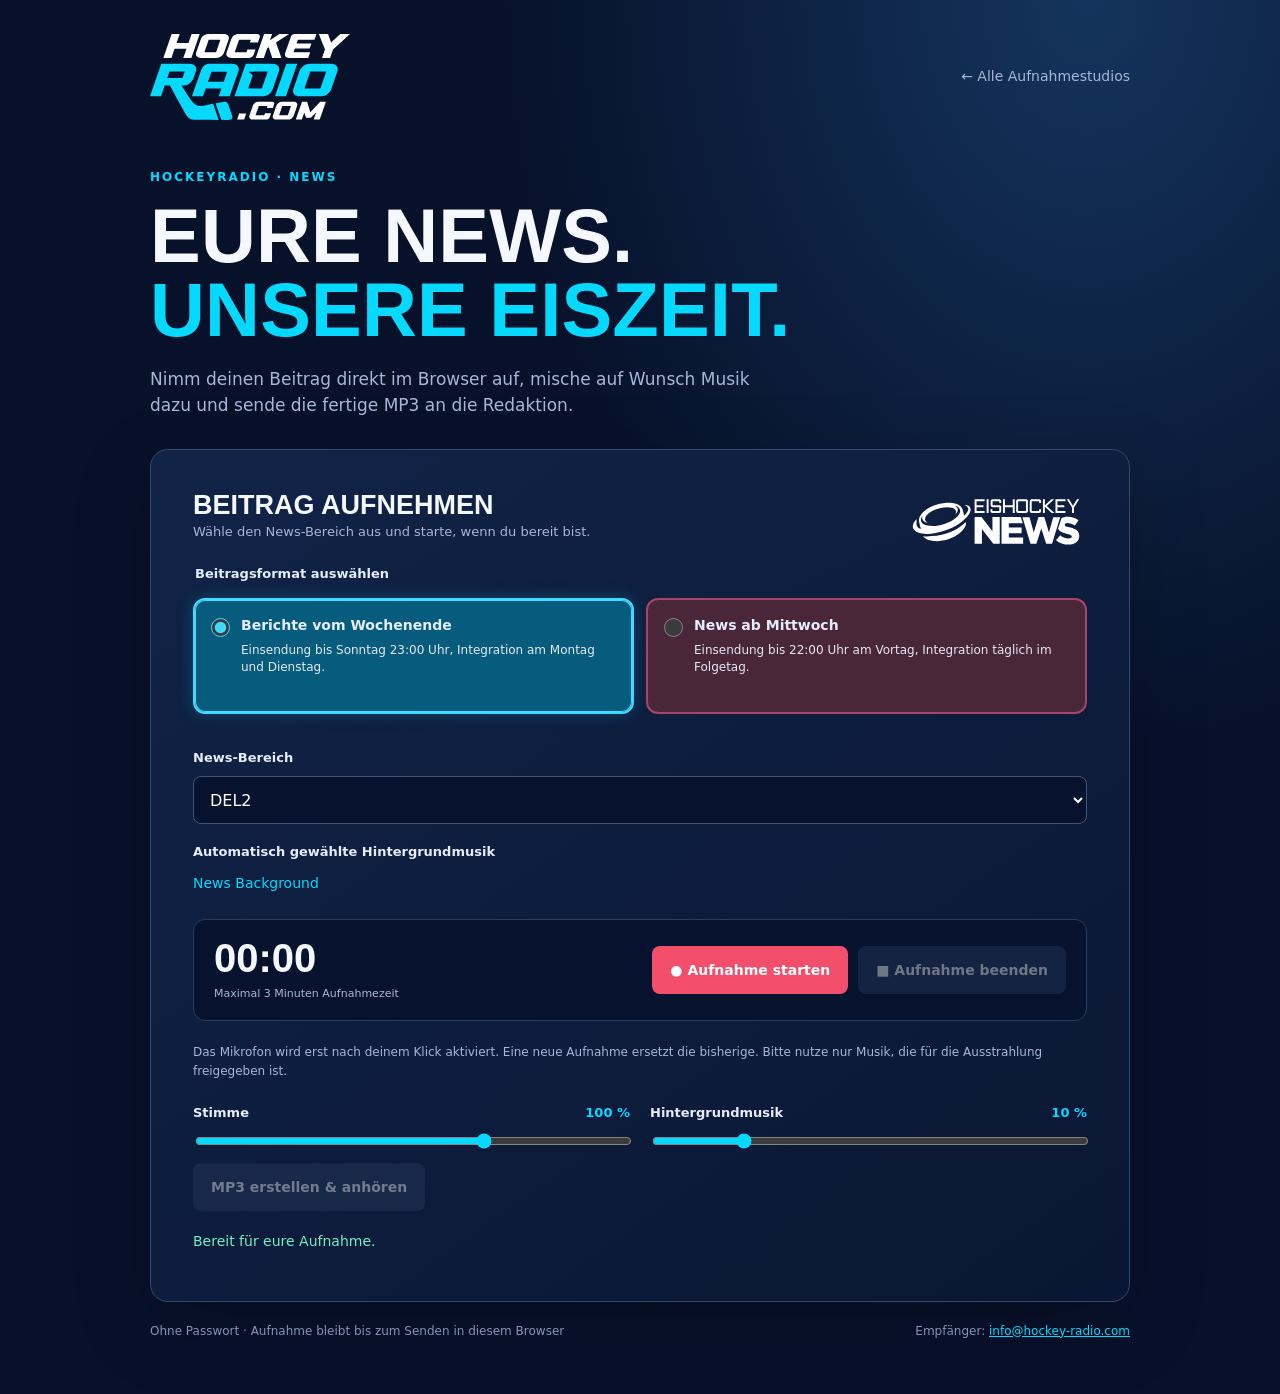
<file: eishockeynews.html>
<!doctype html>
<html lang="de">
<head>
  <meta charset="utf-8">
  <meta name="viewport" content="width=device-width, initial-scale=1">
  <meta name="robots" content="noindex,nofollow,noarchive">
  <meta name="theme-color" content="#07112a">
  <title>Aufnahmestudio · HockeyRadio</title>
  <link rel="icon" href="/favicon.svg" type="image/svg+xml">
  <style>
    :root{color-scheme:dark;--bg:#07112a;--panel:#0e1c3f;--panel2:#122449;--cyan:#05d9ff;--text:#f5f8ff;--muted:#a8b6d8;--line:#293c5d;--green:#71f0bd}
    *{box-sizing:border-box}body{margin:0;min-height:100vh;background:radial-gradient(ellipse at 85% 0%,#14345d 0,transparent 38%),var(--bg);color:var(--text);font:16px/1.55 Inter,system-ui,sans-serif}
    .shell{width:min(100% - 40px,980px);margin:auto;padding:34px 0 54px}.top{display:flex;align-items:center;justify-content:space-between;gap:20px;padding-bottom:48px}.brand img{display:block;width:200px;height:auto}.back{color:var(--muted);text-decoration:none;font-size:14px}.back:hover{color:var(--cyan)}
    .eyebrow{color:var(--cyan);font-size:12px;font-weight:800;letter-spacing:2px;text-transform:uppercase;margin:0 0 12px}h1,h2{font-family:"Barlow Condensed",Impact,sans-serif;line-height:.98;text-transform:uppercase}h1{font-size:clamp(46px,8vw,76px);margin:0;max-width:760px;letter-spacing:.2px}h1 span{color:var(--cyan)}.intro{max-width:640px;color:var(--muted);font-size:17px;margin:18px 0 30px}
    .studio{border:1px solid #34496d;border-radius:18px;background:linear-gradient(145deg,#112448f5,#0a1734f5);padding:clamp(22px,5vw,42px);box-shadow:0 24px 80px #0003}.section-title{font-size:27px;margin:0 0 4px}.hint{color:var(--muted);font-size:13px;margin:0 0 22px}.form-grid{display:grid;grid-template-columns:1fr 1fr;gap:0 18px}.field{margin:0 0 18px}.field.full{grid-column:1/-1}label{display:block;font-size:13px;font-weight:700;margin-bottom:8px;color:#e5edff}select,input[type=file],input[type=text]{width:100%;min-height:48px;border:1px solid #405477;border-radius:8px;background:#07132e;color:white;padding:12px;font:inherit}select:focus,input:focus,button:focus-visible,a:focus-visible{outline:2px solid var(--cyan);outline-offset:3px}input[type=range]{width:100%;accent-color:var(--cyan)}output{float:right;color:var(--cyan);font-variant-numeric:tabular-nums}.format-options{display:grid;grid-template-columns:repeat(2,minmax(0,1fr));gap:12px;border:0;padding:0;min-width:0}.format-options legend{grid-column:1/-1;font-size:13px;font-weight:700;margin-bottom:14px;color:#e5edff}.format-option{display:flex;align-items:flex-start;gap:11px;min-height:116px;padding:16px;border:2px solid;border-radius:12px;cursor:pointer;margin:0;transition:filter .15s,transform .15s,box-shadow .15s}.format-option:hover{filter:brightness(1.12);transform:translateY(-1px)}.format-option--weekend{background:#073c55;border-color:#168bb0}.format-option--weekend:has(input:checked){background:#075c7d;border-color:#40d9ff;box-shadow:inset 0 0 0 1px #40d9ff,0 0 16px #05d9ff35}.format-option--midweek{background:#492638;border-color:#a74467}.format-option--midweek:has(input:checked){background:#6b2d48;border-color:#ff8daf;box-shadow:inset 0 0 0 1px #ff8daf,0 0 16px #ff5c8b38}.format-option input{width:19px;height:19px;min-height:0;margin:2px 0 0;accent-color:#40d9ff;flex:none}.format-option--midweek input{accent-color:#ff8daf}.format-option span{display:block}.format-option strong{display:block;font-size:14px;line-height:1.3}.format-option small{display:block;color:#e4eaf8;font-size:12px;line-height:1.45;font-weight:400;margin-top:7px}.track-label{font-size:14px;color:var(--cyan)}.recording{display:flex;align-items:center;justify-content:space-between;gap:20px;padding:18px 20px;margin:6px 0 22px;border:1px solid var(--line);border-radius:12px;background:#07132e}.timer{font:700 40px/1 "Barlow Condensed",Impact,sans-serif;font-variant-numeric:tabular-nums}.timer-caption{display:block;color:var(--muted);font-size:11px;margin-top:7px}.controls{display:flex;gap:10px;flex-wrap:wrap}.button,.download{display:inline-flex;align-items:center;justify-content:center;gap:9px;min-height:48px;border:0;border-radius:8px;padding:12px 18px;background:var(--cyan);color:#06132c;font:800 14px Inter,system-ui,sans-serif;text-decoration:none;cursor:pointer}.button:hover,.download:hover{background:#72eaff}.button.secondary{background:#26395c;color:white}.button.secondary:hover{background:#344b75}.button.record{background:#f34f6c;color:#fff}.button.record:hover{background:#ff738b}.button:disabled{opacity:.42;cursor:not-allowed}.button:disabled:hover{background:var(--cyan)}.button.secondary:disabled:hover{background:#26395c}.help{font-size:12px;color:var(--muted);margin:10px 0 22px}.mixers{display:grid;grid-template-columns:1fr 1fr;gap:20px}.mixers .field{margin-bottom:6px}#preview{padding-top:8px}#preview[hidden]{display:none}audio{width:100%;margin:12px 0 5px}.preview-actions{display:flex;gap:10px;flex-wrap:wrap}.status{min-height:28px;color:var(--green);font-size:14px;margin:20px 0 0;white-space:pre-wrap}footer{display:flex;justify-content:space-between;gap:14px;flex-wrap:wrap;color:#8294b6;font-size:12px;margin-top:20px}footer a{color:var(--cyan)}
    @media(max-width:620px){.shell{width:min(100% - 28px,980px);padding-top:22px}.top{padding-bottom:34px}.brand img{width:158px}.back{font-size:12px}.intro{font-size:15px}.form-grid,.mixers{grid-template-columns:1fr}.field.full{grid-column:auto}.recording{align-items:flex-start;flex-direction:column}.controls{width:100%}.controls .button{flex:1}.studio{padding:22px 17px}.section-title{font-size:25px}}
    .studio-header{display:flex;justify-content:space-between;align-items:flex-start;gap:22px}.studio-header-copy{min-width:0;flex:1}.news-partner-logo{display:block;flex:none;width:180px;height:auto;object-fit:contain}.news-partner-logo[hidden]{display:none}.format-options{margin-bottom:34px}.format-options[hidden]{display:none}
    @media(max-width:620px){.studio-header{gap:12px}.news-partner-logo{width:118px}}
  </style>
</head>
<body>
  <main class="shell">
    <header class="top"><a class="brand" href="/" aria-label="HockeyRadio Startseite"><img src="/logo-1.svg" alt="HockeyRadio"></a><a class="back" href="/aufnahmestudios">← Alle Aufnahmestudios</a></header>
    <p class="eyebrow" id="studio-kicker">HOCKEYRADIO · REDAKTION</p>
    <h1 id="studio-title">Eure News.<br><span>Unsere Eiszeit.</span></h1>
    <p class="intro" id="studio-intro">Nimm deinen Beitrag direkt im Browser auf, mische auf Wunsch Musik dazu und sende die fertige MP3 an die Redaktion.</p>
    <section class="studio" aria-labelledby="recording-heading">
      <div class="studio-header"><div class="studio-header-copy"><h2 class="section-title" id="recording-heading">Beitrag aufnehmen</h2><p class="hint" id="studio-hint">Wähle den Bereich aus und starte, wenn du bereit bist.</p></div><img class="news-partner-logo" id="news-partner-logo" src="/partner-eishockeynews.svg" alt="Eishockey NEWS"></div>
      <div class="form-grid">
        <fieldset class="field full format-options" id="news-format-field">
          <legend>Beitragsformat auswählen</legend>
          <label class="format-option format-option--weekend"><input type="radio" name="newsFormat" value="weekend" checked><span><strong>Berichte vom Wochenende</strong><small>Einsendung bis Sonntag 23:00 Uhr, Integration am Montag und Dienstag.</small></span></label>
          <label class="format-option format-option--midweek"><input type="radio" name="newsFormat" value="midweek"><span><strong>News ab Mittwoch</strong><small>Einsendung bis 22:00 Uhr am Vortag, Integration täglich im Folgetag.</small></span></label>
        </fieldset>
        <div class="field full" id="topic-field"><label for="topic">News-Bereich</label><select id="topic"><option>DEL2</option><option>Oberliga</option><option>Bayernliga</option></select></div>
        <div class="field full" id="studio-fields" hidden></div>
        <div class="field full" id="details-field" hidden><label for="details">Zusätzlicher Hinweis (optional)</label><input id="details" type="text" maxlength="100" placeholder="Weiterer Kontext für die Redaktion"></div>
        <div class="field full" id="news-music-field" hidden><label>Automatisch gewählte Hintergrundmusik</label><span class="track-label" id="news-music-name">News Background</span></div>
        <div class="field full" id="studio-music-field" hidden><label>Festes Musikbett</label><span class="track-label" id="studio-music-name">HockeyRadio Background</span></div>
      </div>
      <div class="recording"><div><div class="timer" id="timer" role="timer" aria-live="off">00:00</div><span class="timer-caption">Maximal 3 Minuten Aufnahmezeit</span></div><div class="controls"><button class="button record" id="record">● Aufnahme starten</button><button class="button secondary" id="stop" disabled>■ Aufnahme beenden</button></div></div>
      <p class="help" id="recording-help">Das Mikrofon wird erst nach deinem Klick aktiviert. Eine neue Aufnahme ersetzt die bisherige. Bitte nutze nur Musik, die für die Ausstrahlung freigegeben ist.</p>
      <div class="field" id="custom-music-field"><label for="music">Eigene Hintergrundmusik (optional)</label><input id="music" type="file" accept="audio/*"><p class="help">Die Musikdatei bleibt auf deinem Gerät und wird nicht separat hochgeladen.</p></div>
      <div class="mixers"><div class="field"><label for="voice">Stimme <output id="voiceValue">100 %</output></label><input id="voice" type="range" min="0" max="150" value="100"></div><div class="field"><label for="bed">Hintergrundmusik <output id="bedValue">10 %</output></label><input id="bed" type="range" min="0" max="50" value="10"></div></div>
      <button class="button secondary" id="mix" disabled>MP3 erstellen & anhören</button>
      <div id="preview" hidden><audio id="audio" controls></audio><div class="preview-actions"><a id="download" class="download">MP3 herunterladen</a><button class="button" id="send" disabled>Beitrag senden</button></div></div>
      <p class="status" id="status" role="status" aria-live="polite">Bereit für eure Aufnahme.</p>
    </section>
    <footer><span>Ohne Passwort · Aufnahme bleibt bis zum Senden in diesem Browser</span><span>Empfänger: <a href="mailto:info@hockey-radio.com">info@hockey-radio.com</a></span></footer>
  </main>
  <script src="/vendor/lame.min.js"></script><script src="/news-studio.js"></script>
</body>
</html>
</file>
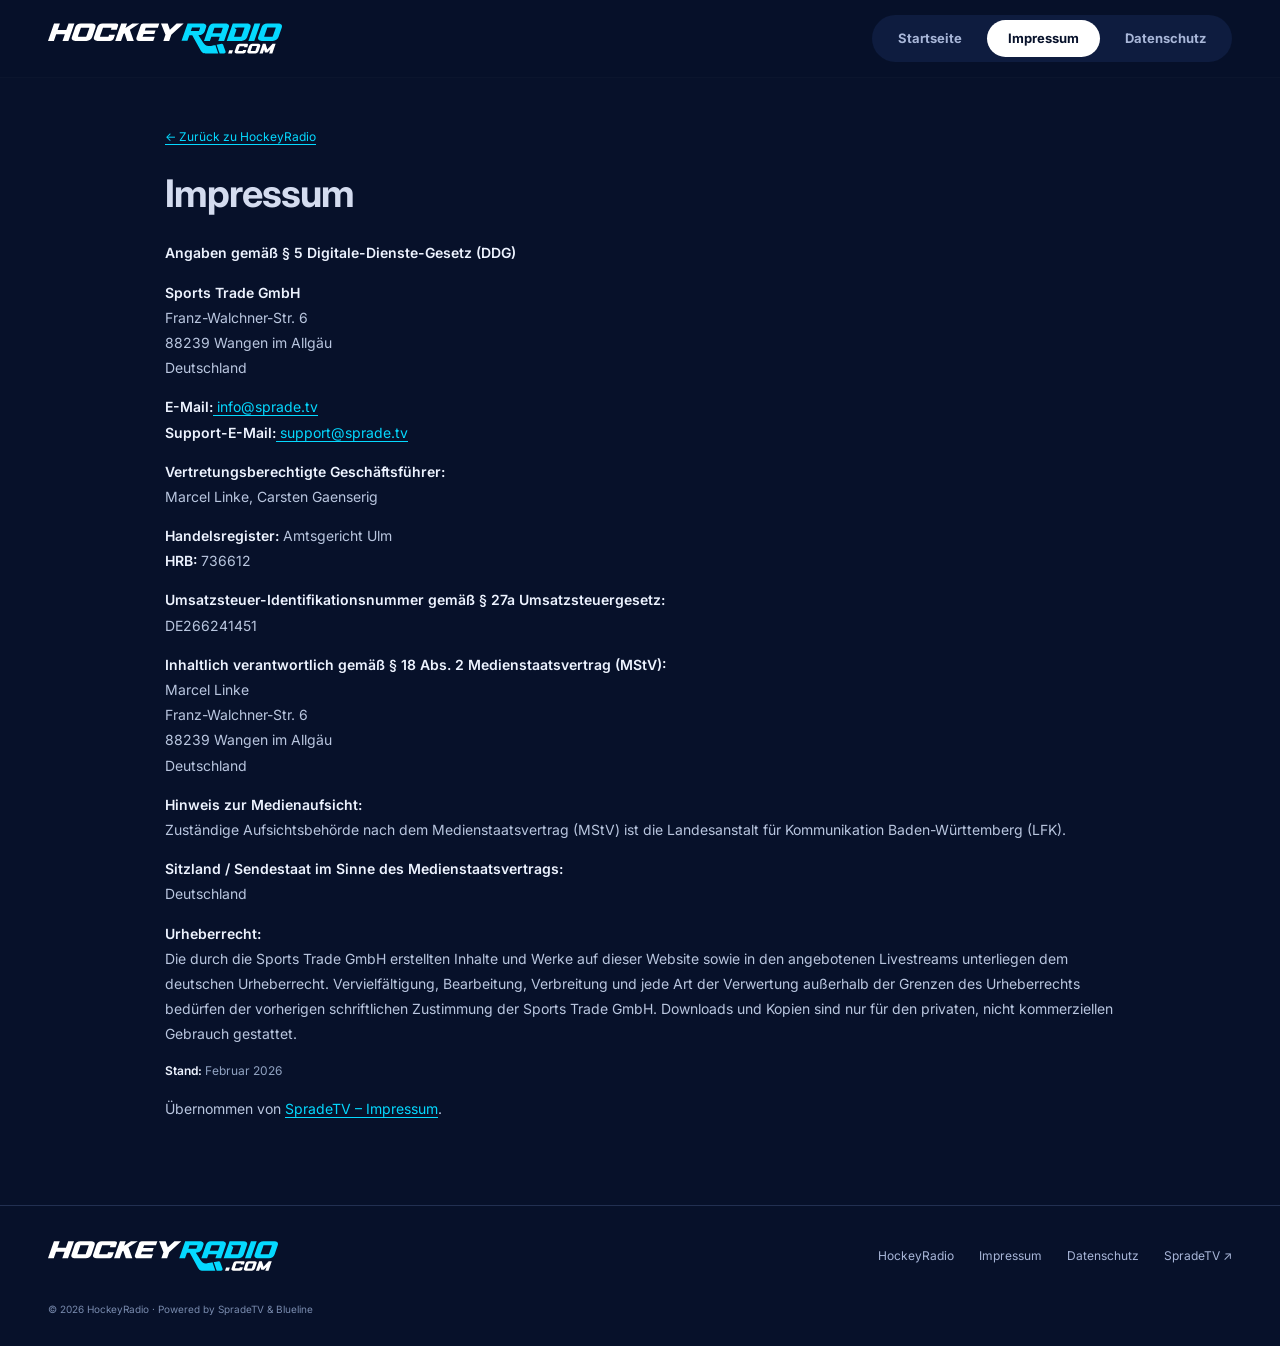
<file: impressum.html>
<!doctype html><html lang="de"><head><meta charset="utf-8"><meta name="viewport" content="width=device-width,initial-scale=1"><meta name="robots" content="noindex,nofollow"><meta name="theme-color" content="#07112a"><title>Impressum | HockeyRadio</title><link rel="icon" href="favicon.svg" type="image/svg+xml"><link rel="stylesheet" href="styles.css"><link rel="stylesheet" href="updates.css"><link rel="preconnect" href="https://fonts.googleapis.com"><link rel="preconnect" href="https://fonts.gstatic.com" crossorigin><link href="https://fonts.googleapis.com/css2?family=Barlow+Condensed:wght@600;700;800&family=Inter:wght@400;500;600;700;800&display=swap" rel="stylesheet"></head><body class="legal-page"><a class="skip" href="#main">Zum Inhalt</a><header class="header"><a class="brand" href="/" aria-label="HockeyRadio – Startseite"><img src="logo-2.svg" width="234" height="31" alt="HockeyRadio"></a><nav aria-label="Rechtliche Informationen"><a class="legal-home" href="/">Startseite</a><a href="/impressum" class="active" aria-current="page">Impressum</a><a href="/datenschutz" >Datenschutz</a></nav></header><main id="main" class="legal-content"><a class="legal-back" href="/">← Zurück zu HockeyRadio</a><div class="container-xl container-fluid text-white pt-4"><h1 class="title">Impressum</h1><p><strong>Angaben gemäß § 5 Digitale-Dienste-Gesetz (DDG)</strong></p><p><strong>Sports Trade GmbH</strong><br> Franz-Walchner-Str. 6<br> 88239 Wangen im Allgäu<br> Deutschland </p><p><strong>E-Mail:</strong><a href="mailto:info@sprade.tv"> info@sprade.tv</a><br><strong>Support-E-Mail:</strong><a href="mailto:support@sprade.tv"> support@sprade.tv</a></p><p><strong>Vertretungsberechtigte Geschäftsführer:</strong><br> Marcel Linke, Carsten Gaenserig </p><p><strong>Handelsregister:</strong> Amtsgericht Ulm<br><strong>HRB:</strong> 736612 </p><p><strong>Umsatzsteuer-Identifikationsnummer gemäß § 27a Umsatzsteuergesetz:</strong><br> DE266241451 </p><p><strong>Inhaltlich verantwortlich gemäß § 18 Abs. 2 Medienstaatsvertrag (MStV):</strong><br> Marcel Linke<br> Franz-Walchner-Str. 6<br> 88239 Wangen im Allgäu<br> Deutschland </p><p><strong>Hinweis zur Medienaufsicht:</strong><br> Zuständige Aufsichtsbehörde nach dem Medienstaatsvertrag (MStV) ist die Landesanstalt für Kommunikation Baden-Württemberg (LFK). </p><p><strong>Sitzland / Sendestaat im Sinne des Medienstaatsvertrags:</strong><br> Deutschland </p><p><strong>Urheberrecht:</strong><br> Die durch die Sports Trade GmbH erstellten Inhalte und Werke auf dieser Website sowie in den angebotenen Livestreams unterliegen dem deutschen Urheberrecht. Vervielfältigung, Bearbeitung, Verbreitung und jede Art der Verwertung außerhalb der Grenzen des Urheberrechts bedürfen der vorherigen schriftlichen Zustimmung der Sports Trade GmbH. Downloads und Kopien sind nur für den privaten, nicht kommerziellen Gebrauch gestattet. </p><p class="muted"><strong>Stand:</strong> Februar 2026</p></div><p class="legal-source-label">Übernommen von <a href="https://sprade.tv/de/imprint" target="_blank" rel="noopener noreferrer">SpradeTV – Impressum</a>.</p></main><footer class="footer wrap"><div class="footer-main"><a href="/" aria-label="Zur Startseite"><img src="logo-2.svg" width="230" height="30" alt="HockeyRadio"></a><div class="footer-links"><a href="/">HockeyRadio</a><a href="/impressum">Impressum</a><a href="/datenschutz">Datenschutz</a><a href="https://sprade.tv" target="_blank" rel="noopener noreferrer">SpradeTV ↗</a></div></div><div class="footer-bottom"><span>© 2026 HockeyRadio · Powered by SpradeTV & Blueline</span></div></footer></body></html>
</file>
<file: styles.css>
:root{--bg:#07112a;--surface:#0e1c3f;--panel:#101f42;--cyan:#05d9ff;--text:#fff;--muted:#a8b6d8;--border:#223051;--heading:'Barlow Condensed','Arial Narrow',sans-serif;--font:Inter,system-ui,sans-serif}*{box-sizing:border-box}html{scroll-behavior:smooth;scroll-padding-top:90px}body{margin:0;background:var(--bg);color:var(--text);font-family:var(--font);font-size:15px;line-height:1.65;padding-bottom:95px}button,input,a{-webkit-tap-highlight-color:transparent}button,a{touch-action:manipulation}a{color:inherit;text-decoration:none}button{font:inherit;color:inherit;cursor:pointer}button:disabled{opacity:.55;cursor:wait}button:focus-visible,a:focus-visible,input:focus-visible,summary:focus-visible{outline:2px solid var(--cyan);outline-offset:5px}img{max-width:100%;display:block}button{border:0}h1,h2,h3,p{margin:0}h1,h2,h3{font-family:var(--heading);line-height:1.04;font-weight:800}h2{font-size:46px;letter-spacing:.2px}h3{font-size:29px}p{color:var(--muted)}.wrap{max-width:1440px;padding-left:48px;padding-right:48px;margin:0 auto}.section{padding-top:74px;padding-bottom:74px}.header{height:78px;display:flex;align-items:center;justify-content:space-between;gap:32px;padding:0 48px;background:#07112af5;position:sticky;top:0;z-index:30;border-bottom:1px solid #ffffff05}.brand{width:234px;flex-shrink:0}.header nav{display:flex;gap:4px;background:var(--surface);padding:5px;border-radius:40px;margin-right:auto}.header nav a{padding:8px 21px;color:var(--muted);border-radius:30px;white-space:nowrap;font-weight:700;font-size:14px}.header nav a.active,.header nav a:hover{background:#fff;color:#07112a}.button{border-radius:30px;background:var(--cyan);display:inline-flex;align-items:center;justify-content:center;gap:12px;padding:13px 23px;font-weight:700;font-size:14px;line-height:1.4;color:#04122b;transition:background .2s,transform .2s;min-height:46px}.button:hover{background:#64e7ff;transform:translateY(-2px)}.button.outline{background:transparent;border:1px solid #536384;color:#fff}.button.outline:hover{background:#162955}.button.small{min-height:43px;padding:11px 22px}.play-icon{font-size:12px;display:inline-block}.menu-toggle{display:none;background:transparent;font-size:26px}.hero{min-height:615px;position:relative;overflow:hidden;isolation:isolate}.hero-photo{position:absolute;inset:0;z-index:-2;background:url('arena.webp') center 44% / cover no-repeat}.hero:before{content:'';position:absolute;inset:0;z-index:-1;background:linear-gradient(90deg,rgba(7,17,42,.94),rgba(7,17,42,.7) 37%,rgba(7,17,42,.03) 80%),linear-gradient(0deg,#07112a,transparent 40%)}.hero-content{padding-top:69px;padding-bottom:80px}.eyebrow{color:var(--cyan);font-family:var(--heading);font-size:14px;font-weight:700;letter-spacing:1.7px;text-transform:uppercase}.hero h1{font-size:76px;letter-spacing:-.5px;margin:14px 0 19px}.hero h1 span{color:var(--cyan)}.intro{font-size:18px;line-height:1.6;max-width:590px;color:#c1cbe0}.hero-actions{display:flex;gap:12px;margin:28px 0 40px}.hero-facts{display:flex;gap:45px}.hero-facts strong{font-family:var(--heading);font-size:35px;font-weight:800;display:block;line-height:1.2}.hero-facts strong span{font-size:27px}.hero-facts small{font-size:11px;color:var(--muted);display:block}.hero-bottom{position:absolute;bottom:17px;left:48px;right:48px;display:flex;align-items:center;gap:10px;border-top:1px solid #ffffff13;padding-top:13px;color:var(--muted);font-size:10px;font-weight:600;letter-spacing:1.7px}.hero-bottom>span:last-child{margin-left:auto;font-size:20px;color:#fff}.signal{display:flex;align-items:center;gap:2px;height:18px}.signal i{width:2px;background:var(--cyan);height:7px}.signal i:nth-child(2),.signal i:nth-child(4){height:13px}.signal i:nth-child(3){height:18px}.section-top{display:flex;align-items:end;justify-content:space-between;gap:20px;margin-bottom:16px}.section-top h2{margin-top:8px}.draft-label{font-size:10px;letter-spacing:1.1px;border:1px solid #40516e;border-radius:20px;padding:5px 12px;color:var(--muted);white-space:nowrap;margin-bottom:4px}.section-description{font-size:13px;max-width:720px}.week{display:flex;gap:5px;align-items:center;margin:25px 0}.week button{background:var(--surface);border:1px solid transparent;width:46px;height:39px;border-radius:7px;font-size:13px;font-weight:600;color:var(--muted)}.week button[aria-pressed=true]{background:var(--cyan);color:var(--bg)}.week span{font-size:11px;color:#8293b6;margin-left:auto}.program-grid{display:grid;grid-template-columns:repeat(4,1fr);gap:18px}.program-card{border:1px solid var(--border);background:var(--surface);border-radius:12px;overflow:hidden;text-align:left;transition:transform .2s,border-color .2s;display:flex;flex-direction:column}.program-card:hover{transform:translateY(-5px);border-color:#05d9ff80}.card-art{height:175px;background:radial-gradient(at 80% 20%,#213e71,transparent 70%),#0c1a37;position:relative;display:flex;align-items:center;justify-content:center;overflow:hidden}.card-art:before,.card-art:after{content:'';border:1px solid #05d9ff32;border-radius:50%;position:absolute;width:190px;height:190px;right:-70px;bottom:-100px;transform:scaleY(.55)}.card-art:after{width:270px;height:270px;right:-110px;bottom:-135px}.card-art .art-word{font:800 43px/.94 var(--heading);font-style:italic;color:#dfeeff;transform:rotate(-5deg);letter-spacing:-.5px;text-shadow:4px 4px #05d9ff28;text-align:center}.card-art .art-word span{color:var(--cyan)}.card-art.art-1{background:radial-gradient(at 30% 60%,#154b60,transparent 65%),#0c1a37}.card-art.art-2{background:radial-gradient(at 90% 10%,#47405c,transparent 65%),#0c1a37}.card-art.art-3{background:linear-gradient(135deg,#0b263e,#172955)}.card-time{position:absolute;left:12px;top:12px;background:#07112ae6;padding:3px 8px;border-radius:4px;font-size:11px;font-weight:700}.card-kind{position:absolute;right:12px;bottom:10px;font-size:9px;letter-spacing:1.5px;color:#b8d2e6}.card-body{padding:19px 18px 20px}.card-body h3{font-size:26px;margin-bottom:7px}.card-body p{font-size:12px}.card-footer{margin-top:15px;display:flex;align-items:center;justify-content:space-between;font-size:10px;color:#90a5c8}.card-footer b{color:var(--cyan);font-size:16px}.leagues{text-align:center;background:linear-gradient(180deg,#0b1733,#09142e)}.leagues h2{font-size:53px;margin:10px 0 14px}.leagues>div>p:not(.eyebrow){font-size:14px}.league-grid{display:grid;grid-template-columns:repeat(4,1fr);gap:16px;margin:35px 0 20px;text-align:left}.league-grid>div{position:relative;min-height:175px;padding:24px;border:1px solid #293857;border-radius:10px;background:#101e3b;overflow:hidden}.league-grid>div:after{content:'';position:absolute;right:-25px;top:-35px;border:1px solid #05d9ff12;border-radius:50%;width:180px;height:180px}.league-grid span{display:block;font-size:9px;letter-spacing:1.3px;color:#7c92b6}.league-grid strong{display:block;font:800 35px/1 var(--heading);margin-top:15px}.league-grid b{position:absolute;bottom:19px;right:20px;color:var(--cyan);font-size:25px}.leagues .fine{font-size:11px!important;color:#8193b5}.corner-label{font-size:10px;letter-spacing:2px;color:#7d91b3}.feature-grid{display:grid;grid-template-columns:repeat(3,1fr);gap:20px;margin-top:30px}.feature{padding:28px;border:1px solid var(--border);border-radius:12px;background:linear-gradient(150deg,#122243,#0c1731);display:flex;flex-direction:column;align-items:start}.feature-icon{font-size:44px;color:var(--cyan);height:95px;display:flex;align-items:center}.station>img{height:95px;width:190px;object-fit:contain;object-position:left center}.feature .eyebrow{margin-top:18px;font-size:12px}.feature h3{margin:10px 0 15px}.feature>p:not(.eyebrow){font-size:13px;margin-bottom:25px}.text-link{margin-top:auto;padding:0;background:transparent;color:var(--cyan);font-size:12px;font-weight:700;display:flex;width:100%;justify-content:space-between}.text-link:hover{text-decoration:underline}.text-link span{font-size:20px}.listen-section{background:#0b1733}.listen-layout{display:grid;grid-template-columns:1fr 1.1fr;gap:90px}.listen-layout h2{font-size:54px;margin:11px 0 19px}.listen-layout p{font-size:14px}.listen-layout .button{margin-top:24px}.faq{padding-top:3px}.faq details{border-bottom:1px solid #293655;padding:19px 0}.faq summary{font-weight:600;font-size:14px;cursor:pointer;list-style:none;display:flex;align-items:center;justify-content:space-between;gap:20px}.faq summary:after{content:'+';font-weight:400;font-size:24px;color:var(--cyan)}.faq details[open] summary:after{content:'−'}.faq details p{font-size:13px;padding-top:12px;max-width:520px}.faq a{color:var(--cyan);text-decoration:underline}.cta{margin-top:60px;margin-bottom:60px;display:flex;justify-content:space-between;gap:30px;align-items:center}.cta h2{font-size:45px;margin:8px 0 12px}.cta p{font-size:14px}.footer{border-top:1px solid #223051;padding-top:35px;padding-bottom:28px}.footer-main{display:flex;align-items:center;justify-content:space-between;gap:30px}.footer-links{display:flex;align-items:center;gap:25px;font-size:12px;color:var(--muted)}.footer-links button{background:none;padding:0;font-size:12px}.footer-links a:hover,.footer-links button:hover{color:var(--cyan)}.footer-bottom{display:flex;justify-content:space-between;gap:20px;margin-top:30px;color:#798bae;font-size:10px}.radio-player{position:fixed;z-index:50;bottom:0;left:0;right:0;min-height:82px;background:#0b1833f8;backdrop-filter:blur(18px);border-top:1px solid #2d4060;padding:15px 48px;display:flex;align-items:center;justify-content:space-between;gap:30px;box-shadow:0 -8px 35px #0002}.player-brand{display:flex;align-items:center;gap:18px;min-width:310px}.player-brand img{padding-right:12px;border-right:1px solid #ffffff24;width:83px;height:42px}.player-brand strong{display:block;font-size:11px;font-weight:500;color:var(--muted)}.on-air{font-size:10px;font-weight:700;letter-spacing:1.4px;display:flex;gap:7px;align-items:center}.on-air i{width:5px;height:5px;background:var(--cyan);border-radius:50%}.player-center{display:flex;align-items:center;gap:22px}.player-play{background:var(--cyan);color:#04122b;border-radius:50%;height:44px;width:44px;display:grid;place-items:center;flex-shrink:0}.player-play:hover{background:#6eeaff}.wave{display:flex;gap:3px;align-items:center;height:27px}.wave i{width:2px;background:#506381;height:8px}.wave i:nth-child(3n){height:24px}.wave i:nth-child(2n){height:14px}.wave i:nth-child(5n){height:20px}.is-playing .wave i{background:var(--cyan);animation:pulse 1s ease-in-out infinite alternate}.wave i:nth-child(2n){animation-delay:-.6s}.wave i:nth-child(3n){animation-delay:-.3s}.stream-label{font-size:9px;letter-spacing:1px;color:var(--muted);white-space:nowrap}.player-tools{display:flex;align-items:center;gap:17px}.player-tools button,.player-tools a{background:none;color:#a8b6d8;padding:0;font-size:22px;min-width:24px}.player-tools #favorite[aria-pressed=true]{color:var(--cyan)}input[type=range]{accent-color:var(--cyan);width:82px;cursor:pointer;height:20px}dialog{background:#0e1c3f;border:1px solid #344565;color:#fff;border-radius:15px;padding:36px;max-width:580px;width:calc(100% - 32px);max-height:85vh;overflow:auto}dialog::backdrop{background:#020817bd;backdrop-filter:blur(5px)}dialog h2{font-size:34px;margin:10px 35px 18px 0}dialog p{font-size:14px;margin:10px 0}dialog a{color:var(--cyan)}.dialog-close{position:absolute;right:20px;top:15px;background:none;font-size:30px}.dialog-note{background:#07112a;border:1px solid #293c5d;padding:14px;border-radius:7px}.record-controls{display:flex;gap:10px;margin-top:20px;flex-wrap:wrap}.record-preview{width:100%;margin:16px 0}.skip{position:fixed;left:15px;top:-100px;padding:12px;background:var(--cyan);color:var(--bg);z-index:100}.skip:focus{top:10px}@keyframes pulse{to{transform:scaleY(.4)}}@media(min-width:1600px){.header,.radio-player{padding-left:max(48px,calc((100vw - 1344px)/2));padding-right:max(48px,calc((100vw - 1344px)/2))}.hero-bottom{left:calc((100vw - 1344px)/2);right:calc((100vw - 1344px)/2)}}@media(max-width:1150px){.header{gap:22px;padding:0 28px}.brand{width:200px}.header nav a{padding:8px 13px;font-size:12px}.wrap{padding-left:28px;padding-right:28px}.hero-bottom{left:28px;right:28px}.radio-player{padding:14px 28px}.player-brand{min-width:260px}.player-center{gap:15px}.wave{display:none}.hero h1{font-size:70px}.program-grid{gap:12px}.card-body{padding:16px 13px}.card-art .art-word{font-size:36px}.feature{padding:22px}.listen-layout{gap:45px}.footer-links{gap:15px}}@media(max-width:850px){.header{height:70px}.header nav{position:absolute;left:20px;right:20px;top:75px;display:none;flex-direction:column;border-radius:12px;padding:12px;box-shadow:0 15px 30px #0005}.header nav.open{display:flex}.header nav a{padding:12px 18px;font-size:14px}.header>.button{margin-left:auto}.menu-toggle{display:block}.hero{min-height:610px}.hero-photo{background-position:65% center}.hero:before{background:linear-gradient(90deg,#07112aeb,#07112a77),linear-gradient(0deg,#07112a,transparent 60%)}.hero-content{padding-top:60px}.program-grid{grid-template-columns:repeat(2,1fr);gap:18px}.card-art{height:185px}.league-grid{grid-template-columns:repeat(2,1fr)}.feature-grid{grid-template-columns:1fr}.feature{display:grid;grid-template-columns:100px 1fr;gap:0 25px}.feature>img,.feature>.feature-icon{grid-column:1;grid-row:1/5;width:100%;align-self:center}.feature>.eyebrow,.feature>h3,.feature>p,.feature>.text-link{grid-column:2}.feature .eyebrow{margin-top:0}.feature>p:not(.eyebrow){margin-bottom:15px}.feature>.text-link{max-width:240px}.listen-layout{grid-template-columns:1fr;gap:30px}.cta h2{font-size:37px}.footer-main,.footer-bottom{flex-direction:column;align-items:start}.radio-player{gap:12px}.player-brand{min-width:0}.player-brand img{display:none}.player-tools{gap:12px}.stream-label{display:none}.radio-player{padding:14px 24px}.player-center{margin-left:auto}.player-brand strong{max-width:230px}.week span{display:none}}@media(max-width:520px){body{padding-bottom:84px}.wrap{padding-left:20px;padding-right:20px}.header{padding:0 20px;gap:15px}.brand{width:165px}.header>.button{font-size:11px;padding:10px 12px;min-height:37px;gap:6px}.menu-toggle{font-size:24px}.hero-content{padding-top:48px}.hero h1{font-size:59px;margin-top:15px}.hero .eyebrow{font-size:12px}.hero{min-height:590px}.intro{font-size:15px;max-width:330px}.desktop{display:none}.hero-actions{gap:10px;flex-wrap:wrap;margin:25px 0 35px}.hero-actions .button{font-size:12px;padding:13px 16px}.hero-facts{gap:27px}.hero-facts strong{font-size:30px}.hero-facts small{font-size:9px}.hero-bottom{left:20px;right:20px}.section{padding-top:50px;padding-bottom:50px}h2{font-size:35px}.section-top{align-items:start;flex-direction:column;gap:10px}.section-top .eyebrow{font-size:12px}.draft-label{font-size:8px}.section-description{font-size:12px}.program-grid{gap:12px}.card-art{height:145px}.card-art .art-word{font-size:29px}.card-time{font-size:9px;left:9px;top:9px}.card-kind{font-size:8px}.card-body{padding:15px 12px}.card-body h3{font-size:23px}.card-body p{font-size:11px}.card-footer{font-size:9px}.league-grid{gap:12px}.league-grid>div{padding:19px;min-height:155px}.league-grid strong{font-size:31px}.leagues h2,.listen-layout h2{font-size:43px}.leagues>div>p:not(.eyebrow){font-size:13px}.corner-label{display:none}.feature{padding:23px;display:flex}.feature>img,.feature>.feature-icon{height:90px;width:150px;align-self:start}.feature .eyebrow{margin-top:15px}.feature h3{font-size:29px}.feature .text-link{max-width:100%}.cta{flex-direction:column;align-items:start;margin-top:45px;margin-bottom:45px;gap:22px}.cta h2{font-size:37px}.footer-links{flex-wrap:wrap;gap:15px 22px}.footer-bottom{font-size:9px;gap:8px}.radio-player{min-height:78px;padding:12px 20px}.player-brand strong{font-size:10px;max-width:190px}.on-air{font-size:9px}.player-play{height:42px;width:42px}.player-tools input,.player-tools #mute,.player-tools>a{display:none}.player-tools #favorite{font-size:25px}.player-tools{gap:0}.player-center{margin-right:4px}dialog{padding:27px}dialog h2{font-size:31px}}@media(prefers-reduced-motion:reduce){html{scroll-behavior:auto}*,*:before,*:after{animation:none!important;transition:none!important}}
</file>
<file: updates.css>
/* HockeyRadio: Hauptplayer, Radiogrüße, Partner und Rechtstexte. */
.hero{min-height:750px}.hero-content{padding-top:46px;padding-bottom:80px}.hero h1{margin-bottom:22px}.hero-radio{width:535px;max-width:100%;background:linear-gradient(125deg,#102b4cf0,#0a1b39ed);border:1px solid #05d9ff65;border-radius:14px;display:flex;align-items:center;gap:17px;padding:19px;margin-bottom:25px;box-shadow:0 12px 35px #0003,0 0 30px #05d9ff08}.hero-play{width:62px;height:62px;flex-shrink:0;border-radius:50%;background:var(--cyan);color:var(--bg);display:grid;place-items:center;box-shadow:0 0 25px #05d9ff24}.hero-play:hover{background:#7febff}.hero-play .play-icon{font-size:20px}.hero-radio-info{min-width:0}.hero-radio-info .on-air{font-size:10px;margin-bottom:4px}.hero-radio-info strong{display:block;font-size:13px;font-weight:600;line-height:1.5}.hero-radio-caption{display:block;font-size:10px;color:#94abc9;margin-top:3px}.hero-radio-right{margin-left:auto;display:flex;flex-direction:column;align-items:end;gap:4px}.hero-radio-right .wave{height:23px;display:flex}.hero-volume{display:flex;gap:8px;align-items:center;color:#9cb2cf}.hero-volume input{width:65px}.hero-greeting-link{padding:10px 0;background:none;font-size:12px;font-weight:600;display:flex;gap:10px;align-items:center}.hero-greeting-link:hover{color:var(--cyan)}.hero-actions{margin:22px 0 29px;align-items:center;gap:22px}.hero-facts{gap:45px}.hero-greeting{position:absolute;right:max(48px,calc((100vw - 1344px)/2));top:185px;bottom:auto;width:300px;padding:25px;border:1px solid #05d9ff40;border-radius:15px;background:#09182cbd;backdrop-filter:blur(18px);box-shadow:0 10px 40px #0003}.mic-symbol{display:flex;width:38px;height:38px;align-items:center;justify-content:center;color:var(--cyan);margin-bottom:13px}.mic-symbol svg{height:34px;width:34px}.hero-greeting .eyebrow{font-size:11px;letter-spacing:1.5px}.hero-greeting h2{font-size:34px;line-height:1.04;margin:11px 0}.hero-greeting>p:not(.eyebrow){font-size:11px;line-height:1.6}.hero-greeting .button{font-size:11px;padding:12px 14px;width:100%;margin-top:18px;gap:8px;min-height:43px}.hero-greeting small{display:block;font-size:9px;color:#9fb0cb;margin-top:9px;text-align:center}.partners{padding:29px 0 22px;border-top:1px solid #203251;border-bottom:1px solid #203251;background:#0a162f}.partners-heading{display:flex;align-items:center;justify-content:center;gap:20px;margin-bottom:15px}.partners-heading h2{font-family:var(--font);font-size:12px;font-weight:500;color:#a8b6d8;letter-spacing:.2px;line-height:1.5;text-align:center}.partner-heart{color:var(--cyan);margin-left:5px;font-size:17px;vertical-align:middle}.partners-heading button{padding:4px;background:transparent;color:#829bbd;font-size:13px;width:26px;height:26px}.partner-window{overflow:hidden;mask-image:linear-gradient(90deg,transparent,#000 7%,#000 93%,transparent)}.partner-track{display:flex;width:max-content;animation:partners-scroll 32s linear infinite;will-change:transform}.partner-group{display:flex;align-items:center;justify-content:space-around;gap:80px;padding:0 40px;min-width:calc(min(100vw,1440px) - 96px);height:94px;flex-shrink:0}.partner-group img{width:175px;height:48px;object-fit:contain;opacity:.85}.partner-group img.partner-wide{width:200px;height:42px}.partner-group img.partner-square{width:80px;height:73px}.partner-window:hover .partner-track,.partners.paused .partner-track{animation-play-state:paused}.partner-window:hover img{opacity:1}@keyframes partners-scroll{to{transform:translateX(-50%)}}.greeting-dialog{max-width:490px;text-align:center}.greeting-dialog h2{font-size:33px;margin:12px 15px 15px}.greeting-dialog .greeting-intro{font-size:13px;line-height:1.6}.radioking-widget{display:flex;justify-content:center;padding:15px 0 5px}.radioking-widget iframe{display:block;width:265px;height:365px;border:0;max-width:100%;background:transparent}.greeting-dialog .widget-note{font-size:10px;text-align:left;line-height:1.65;color:#99adcb;margin-top:15px}.widget-fallback{font-size:10px;color:var(--cyan);display:inline-block;margin-top:8px}.legal-page{padding-bottom:0}.legal-content{max-width:1030px;margin:0 auto;padding:46px 40px 70px;color:#d4dcef;overflow-wrap:anywhere}.legal-back{font-size:12px;color:var(--cyan);display:inline-block;margin-bottom:24px}.legal-content h1{font-family:var(--font);font-size:38px;font-weight:700;margin:0 0 24px;line-height:1.2;letter-spacing:-1px}.legal-content h2{font-family:var(--font);font-size:24px;line-height:1.35;margin:34px 0 16px;font-weight:700}.legal-content h3{font-family:var(--font);font-size:18px;line-height:1.5;margin:27px 0 12px;font-weight:600}.legal-content p{color:#b9c6df;font-size:14px;line-height:1.8;margin:14px 0}.legal-content ul{font-size:14px;color:#b9c6df;padding-left:22px}.legal-content li{padding:3px 0}.legal-content a{color:var(--cyan);text-decoration:underline;text-underline-offset:3px}.legal-content strong{font-weight:600;color:#edf3ff}.legal-content .box{border:1px solid #283957;border-radius:9px;padding:8px 22px;margin:18px 0;background:#0c1a34}.legal-content .small,.legal-content .muted{font-size:12px;color:#91a3c2}.legal-notice{background:#0d2140;border-left:3px solid var(--cyan);border-radius:4px;padding:15px 22px;margin-bottom:30px}.legal-notice p{margin:0;font-size:13px}.legal-source{margin-top:45px;border-top:1px solid #293b59;padding-top:10px}.legal-source-label{font-size:12px;color:var(--cyan)}.legal-page .header nav{margin-left:auto;margin-right:0}.legal-page .header nav a{font-size:13px}.legal-page .footer-bottom{margin-bottom:0}
@media(max-width:1150px){.hero-greeting{right:28px;width:270px;padding:22px}.hero-radio{width:515px}.partner-group{gap:55px;min-width:1050px}.hero h1{font-size:68px}}@media(max-width:950px){.hero-radio{width:485px}.hero-greeting{width:235px;padding:20px}.hero-greeting h2{font-size:30px}.hero-greeting .button{font-size:10px;padding-left:10px;padding-right:10px}.hero h1{font-size:62px}.hero .intro{max-width:460px;font-size:16px}.hero-radio-info strong{font-size:12px}.hero-radio-right{display:none}}@media(max-width:760px){.hero{min-height:0}.hero-content{padding-bottom:0}.hero-greeting{position:relative;right:auto;top:auto;bottom:auto;margin:28px 28px 80px;width:calc(100% - 56px);padding:24px;display:grid;grid-template-columns:1fr auto;column-gap:22px;align-items:center}.hero-greeting .mic-symbol{display:none}.hero-greeting .eyebrow{grid-column:1;grid-row:1;font-size:10px}.hero-greeting h2{grid-column:1;grid-row:2;margin:6px 0;font-size:32px}.hero-greeting h2 br{display:none}.hero-greeting>p:not(.eyebrow){grid-column:1;grid-row:3}.hero-greeting .button{grid-column:2;grid-row:1/4;margin-top:0;font-size:11px}.hero-greeting small{grid-column:1/-1;text-align:left;font-size:9px}.hero-content{padding-top:40px}.hero-radio{width:530px}.hero-radio-right{display:flex}.hero h1{font-size:68px}.hero-actions{flex-wrap:wrap;gap:12px 20px}.hero-bottom{font-size:9px}.hero-photo{background-position:62% top}.hero:before{background:linear-gradient(90deg,#07112ae8,#07112a90),linear-gradient(0deg,#07112a,transparent 75%)}.partner-group{min-width:970px;gap:55px;padding:0 28px}.partners{padding-top:21px;padding-bottom:15px}.partner-group img{width:150px;height:40px}.partner-group img.partner-wide{width:180px}.partner-group img.partner-square{width:65px;height:65px}.partner-group{height:80px}.legal-content{padding:35px 25px 50px}.legal-content h1{font-size:31px}.legal-content h2{font-size:21px}.legal-page .header nav{position:static;display:flex;flex-direction:row;left:auto;right:auto;top:auto;background:none;box-shadow:none;padding:0}.legal-page .header nav a{font-size:10px;padding:8px}.legal-page .header nav .legal-home{display:none}}@media(max-width:520px){.hero-content{padding-top:30px}.hero h1{font-size:55px;margin-top:13px;margin-bottom:20px}.hero-radio{padding:15px 13px;gap:13px;border-radius:11px;margin-bottom:21px}.hero-play{width:52px;height:52px}.hero-play .play-icon{font-size:17px}.hero-radio-info strong{font-size:11px}.hero-radio-info .on-air{font-size:9px;letter-spacing:1px}.hero-radio-caption{font-size:9px}.hero-radio-right{display:none}.hero .intro{font-size:14px}.hero-actions{margin:20px 0 24px;gap:12px 17px}.hero-actions .button{font-size:11px;padding:12px 14px}.hero-greeting-link{font-size:11px}.hero-facts{gap:27px}.hero-greeting{margin:26px 20px 74px;width:calc(100% - 40px);display:block;padding:21px}.hero-greeting h2{font-size:29px;margin:8px 0}.hero-greeting h2 br{display:none}.hero-greeting>p:not(.eyebrow){font-size:11px}.hero-greeting>p:not(.eyebrow) br{display:none}.hero-greeting .button{font-size:12px;width:100%;margin-top:16px}.hero-greeting small{text-align:center;margin-top:8px}.partners-heading{gap:8px}.partners-heading h2{font-size:10px}.partner-heart{font-size:14px}.partner-group{min-width:900px;gap:48px}.legal-page .header{gap:10px}.legal-page .brand{width:155px}.legal-page .header nav{gap:0}.legal-page .header nav a{font-size:9px;padding:6px}.legal-content{padding-left:20px;padding-right:20px}.legal-content h1{font-size:29px}.legal-content h2{font-size:20px}.legal-content h3{font-size:17px}.legal-content p,.legal-content li{font-size:13px}.greeting-dialog{padding:24px}.greeting-dialog h2{font-size:29px;margin:10px 20px 15px}.radioking-widget{padding-top:10px}}
@media(prefers-reduced-motion:reduce){.partner-track{animation:none;transform:none}.partner-window{overflow-x:auto;mask-image:none}.partner-group[aria-hidden=true]{display:none}.partner-group{min-width:max-content}.partners-heading button{display:none}}

/* Compact programme and listener information cards. */
.program-tools{display:flex;justify-content:space-between;align-items:center;gap:18px;margin-top:24px;flex-wrap:wrap}.program-switch{display:inline-flex;gap:4px;padding:5px;background:var(--surface);border:1px solid var(--border);border-radius:30px}.program-switch button{background:transparent;color:var(--muted);border-radius:24px;padding:9px 20px;font-size:13px;font-weight:700;min-height:40px}.program-switch button[aria-pressed=true]{background:var(--cyan);color:var(--bg)}.program-switch span{font-size:11px;font-weight:500}.now-program{background:transparent;border:1px solid var(--border);border-radius:30px;padding:10px 15px;font-size:11px;display:flex;align-items:center;gap:9px;max-width:100%;text-align:left}.now-program:hover{border-color:var(--cyan)}.live-dot{display:inline-block;width:6px;height:6px;flex-shrink:0;border-radius:50%;background:var(--cyan);box-shadow:0 0 8px #05d9ff70}.now-program:not(.has-programme) .live-dot{background:var(--muted);box-shadow:none}.week{margin:18px 0}.week button.is-today{border-color:#05d9ff60}.program-grid{grid-template-columns:repeat(6,minmax(0,1fr));gap:14px;align-items:stretch}.program-card{position:relative;min-width:0}.card-art{height:130px;flex-shrink:0}.card-art .art-word{font-size:33px;max-width:90%;overflow-wrap:anywhere}.card-time{font-size:9px;top:9px;left:9px}.card-kind{font-size:8px;letter-spacing:1px}.card-body{padding:14px 13px;display:flex;flex-direction:column;flex:1}.card-body h3{font-size:23px;overflow-wrap:anywhere}.card-body p{font-size:11px;line-height:1.6}.card-footer{margin-top:auto;padding-top:12px;font-size:9px;gap:6px}.program-card.is-live{border-color:var(--cyan);box-shadow:0 0 0 1px #05d9ff30}.live-badge{position:absolute;right:8px;top:8px;z-index:2;background:var(--cyan);color:var(--bg);border-radius:4px;padding:3px 6px;font-size:8px;font-weight:800;letter-spacing:.5px}.live-badge[hidden]{display:none}.program-card.is-live .card-time{top:32px}.info-art{background:radial-gradient(at 80% 20%,#174967,transparent 70%),#0c1a37}.info-label{display:block;font-size:10px!important;color:var(--cyan);margin-top:8px}.programme-empty{grid-column:1/-1;border:1px solid var(--border);border-radius:12px;padding:24px;font-size:13px}
@media(max-width:1150px){.program-grid{grid-template-columns:repeat(4,minmax(0,1fr))}.card-art{height:125px}.card-art .art-word{font-size:31px}}
@media(max-width:850px){.program-grid{grid-template-columns:repeat(3,minmax(0,1fr))}.program-tools{gap:12px}.now-program{font-size:10px}.card-art{height:120px}}
@media(max-width:600px){.program-grid{grid-template-columns:repeat(2,minmax(0,1fr));gap:12px}.program-switch{width:100%}.program-switch button{flex:1;padding:9px 10px}.program-tools{margin-top:20px}.now-program{width:100%;justify-content:flex-start}.now-program>span:last-child{margin-left:auto}.card-art{height:112px}.card-art .art-word{font-size:26px}.card-body{padding:12px 11px}.card-body h3{font-size:21px}.card-body p{font-size:10px}.card-kind{font-size:7px}.card-footer{font-size:8px}.live-badge{font-size:7px}.week{gap:4px}.week button{flex:1;max-width:46px;min-width:0}}

.live-badge{position:static;align-self:flex-start;margin-bottom:7px}.program-card.is-live .card-time{top:9px}

.card-body h3{hyphens:auto}

/* Listener infos use a quiet list instead of artwork cards. */
.program-grid.is-infos{display:flex;flex-direction:column;gap:0;border-top:1px solid var(--border)}
.program-card.info-row{display:grid;grid-template-columns:150px minmax(0,1fr) 24px;gap:24px;align-items:center;width:100%;padding:19px 12px;border:0;border-bottom:1px solid var(--border);border-radius:0;background:transparent;box-shadow:none;transform:none}
.program-card.info-row:hover{background:#0e1c3f66;transform:none}
.info-time{font-size:12px;font-weight:700;color:var(--cyan);line-height:1.8;overflow-wrap:anywhere}
.info-content{min-width:0;display:block}.info-content h3{font-size:23px;line-height:1.15;margin-bottom:5px;hyphens:auto}.info-content p{font-size:12px;line-height:1.65}.info-days{display:block;margin-top:4px;color:#8293b6;font-size:10px}.info-arrow{color:var(--cyan);font-size:19px}.info-row.is-live{background:#05d9ff0b;border-left:2px solid var(--cyan)}.info-row .live-badge{display:inline-block;margin-bottom:6px}.info-row .live-badge[hidden]{display:none}
@media(max-width:600px){.program-card.info-row{grid-template-columns:80px minmax(0,1fr) 15px;gap:13px;padding:17px 0}.info-time{font-size:10px}.info-content h3{font-size:21px}.info-content p{font-size:11px}.info-days{font-size:9px}.info-arrow{font-size:16px}}

/* SpradeTV promotion in the hero. */
.sprade-banner{position:relative;isolation:isolate;display:flex;align-items:center;gap:21px;max-width:590px;min-height:112px;padding:28px 20px 20px;border:1px solid #05d9ff55;border-radius:12px;background:linear-gradient(115deg,#0b1b39f5,#143957ed);overflow:hidden;transition:border-color .2s,background .2s}
.sprade-banner:after{content:'';position:absolute;z-index:-1;width:220px;height:220px;right:-90px;top:-80px;border:1px solid #05d9ff35;border-radius:50%;box-shadow:0 0 0 25px #05d9ff08,0 0 0 50px #05d9ff05}
.sprade-banner:hover{border-color:var(--cyan);background:linear-gradient(115deg,#102344,#1a4561)}
.sprade-ad-label{position:absolute;left:20px;top:7px;font-size:8px;letter-spacing:1.6px;color:#a8b6d8}
.sprade-banner>img{width:145px;height:35px;object-fit:contain;flex-shrink:0}
.sprade-ad-copy{font:800 25px/1.05 var(--heading);letter-spacing:.2px;white-space:nowrap}.sprade-ad-copy strong{color:var(--cyan)}
.sprade-ad-cta{display:flex;align-items:center;gap:12px;background:var(--cyan);color:var(--bg);border-radius:24px;padding:10px 15px;margin-left:auto;font-size:11px;font-weight:800;white-space:nowrap}.sprade-ad-cta>span{font-size:16px}
@media(max-width:600px){.sprade-banner{gap:14px;padding:28px 16px 17px;flex-wrap:wrap;max-width:100%;min-height:0}.sprade-ad-label{left:16px}.sprade-banner>img{width:125px;height:30px}.sprade-ad-copy{font-size:24px}.sprade-ad-cta{flex-basis:100%;justify-content:center;margin-top:2px;padding:10px 16px}.hero-content{padding-bottom:85px}}
@media(prefers-reduced-motion:reduce){.sprade-banner{transition:none}}

/* Partnerships: a focused sales section in HockeyRadio's existing colours. */
.partnership{background:radial-gradient(ellipse at 8% 20%,#12394e70,transparent 55%),#0b1730;border-top:1px solid var(--border);border-bottom:1px solid var(--border);scroll-margin-top:95px}
.partnership-layout{display:grid;grid-template-columns:minmax(0,1fr) minmax(0,1fr);gap:80px;margin-top:22px;align-items:start}.partnership-pitch h2{font-size:clamp(40px,4.4vw,66px);line-height:1;letter-spacing:-.5px;margin-bottom:25px}.partnership-pitch h2 span{color:var(--cyan)}.partnership-pitch p{font-size:14px;line-height:1.85;color:var(--muted);max-width:520px}.partnership-pitch .partnership-lead{font-size:19px;line-height:1.5;font-weight:600;color:#fff;margin-bottom:18px}.partnership-pitch .partnership-signoff{color:#e1eaf8;margin-top:23px;font-weight:600}
.partnership-benefits>h3{font-size:17px;letter-spacing:1px;margin-bottom:8px}.partnership-benefits ul{list-style:none;padding:0;margin:0}.partnership-benefits li{display:flex;gap:18px;padding:20px 0;border-bottom:1px solid #263a54}.partnership-benefits li>span{font:700 18px var(--heading);color:var(--cyan);padding-top:2px}.partnership-benefits h4{font:700 25px/1.1 var(--heading);margin:0 0 7px}.partnership-benefits p{color:var(--muted);font-size:12px;line-height:1.75;margin:0}
.partnership-formats{margin-top:40px;padding:23px 0;border-bottom:1px solid #263a54;display:flex;align-items:center;gap:30px}.partnership-formats>span{font-size:10px;font-weight:700;letter-spacing:1.6px;color:var(--cyan);white-space:nowrap}.partnership-formats p{font-size:13px;line-height:1.8;color:#d3def1}.partnership-formats i{font-style:normal;color:#57708e;margin:0 12px}.partnership-contact{display:flex;justify-content:space-between;align-items:center;gap:25px;padding-top:30px}.partnership-contact h3{font:700 30px/1.15 var(--heading);margin-bottom:8px}.partnership-contact p{font-size:12px;color:var(--muted);line-height:1.8}.partnership-contact p a{color:var(--cyan);text-decoration:underline;text-underline-offset:3px}.partnership-contact .button{white-space:nowrap}
@media(min-width:761px) and (max-width:1100px){.header nav a{padding-left:12px;padding-right:12px;font-size:12px}.partnership-layout{gap:35px}}
@media(max-width:760px){.partnership-layout{grid-template-columns:1fr;gap:30px}.partnership-pitch h2{font-size:49px}.partnership-pitch .partnership-lead{font-size:17px}.partnership-pitch p{font-size:13px}.partnership-formats{align-items:start;flex-direction:column;gap:10px;margin-top:25px}.partnership-formats p{font-size:12px}.partnership-formats i{margin:0 7px}.partnership-contact{align-items:start;flex-direction:column;gap:18px}.partnership-contact .button{width:100%;justify-content:center}.partnership-benefits h4{font-size:24px}}
@media(max-width:390px){.partnership-pitch h2{font-size:42px}}

/* Full-width SpradeTV banner after the station section. */
.sprade-promotion{margin-top:0;margin-bottom:64px}.sprade-promotion .sprade-banner{max-width:none;width:100%;min-height:145px;padding:34px 40px 28px;gap:48px}.sprade-promotion .sprade-banner>img{width:220px;height:52px}.sprade-promotion .sprade-ad-label{left:40px;top:12px}.sprade-promotion .sprade-ad-copy{font-size:38px}.sprade-promotion .sprade-ad-cta{font-size:14px;padding:14px 25px}
@media(max-width:760px){.sprade-promotion{margin-bottom:40px}.sprade-promotion .sprade-banner{gap:22px;padding:32px 24px 24px;flex-wrap:wrap}.sprade-promotion .sprade-banner>img{width:170px;height:40px}.sprade-promotion .sprade-ad-copy{font-size:30px}.sprade-promotion .sprade-ad-label{left:24px}.sprade-promotion .sprade-ad-cta{flex-basis:100%;justify-content:center}}
@media(max-width:450px){.sprade-promotion .sprade-banner{gap:15px;padding:30px 16px 18px}.sprade-promotion .sprade-banner>img{width:125px;height:30px}.sprade-promotion .sprade-ad-copy{font-size:25px}.sprade-promotion .sprade-ad-label{left:16px}.sprade-promotion .sprade-ad-cta{font-size:12px;padding:11px 18px}}

/* Tighter transition from the hero to the programme controls. */
.hero{min-height:640px}.program.section{padding-top:28px;padding-bottom:44px}.program .program-tools{margin-top:0}
@media(max-width:760px){.hero{min-height:0}.hero-content{padding-bottom:0}.hero-greeting{margin-bottom:80px}.program.section{padding-top:22px;padding-bottom:32px}}

/* Hero footer removed: reclaim its reserved space. */
.hero{min-height:580px}.hero-content{padding-bottom:30px}
@media(max-width:760px){.hero{min-height:0}.hero-content{padding-bottom:0}.hero-greeting{margin-bottom:24px}}

/* Keep the new two-line slogan compact on phones. */
@media(max-width:600px){.hero h1{font-size:clamp(32px,9.8vw,51px)}}

/* Match the hero introduction to the regular body copy. */
.hero .intro{font-size:14px;line-height:1.7}

/* Frosted ice treatment for the prominent hero player. */
.hero-radio{position:relative;isolation:isolate;overflow:hidden;background:linear-gradient(112deg,#fff 0%,#eefaff 38%,#d9f2fb 75%,#f9feff 100%);border:1px solid #efffff;border-top-color:#fff;box-shadow:0 15px 38px #020e2c45,0 0 28px #a2eaff1c,inset 0 2px 0 #fff,inset 0 -2px 9px #79c6e144;color:#14354c}
.hero-radio:before{content:'';position:absolute;inset:0;z-index:-1;pointer-events:none;background:repeating-linear-gradient(114deg,transparent 0 29px,#fff6 30px,transparent 31px 74px),repeating-linear-gradient(21deg,transparent 0 43px,#84bad71b 44px,transparent 45px 91px);opacity:.65}
.hero-radio:after{content:'';position:absolute;right:-16px;top:-38px;width:190px;height:180px;z-index:-1;pointer-events:none;background:conic-gradient(from 28deg at 60% 46%,transparent 0 44deg,#fff9 45deg 46deg,transparent 47deg 110deg,#a1d8eb66 111deg 112deg,transparent 113deg 188deg,#fff 189deg 190deg,transparent 191deg 267deg,#fff9 268deg 269deg,transparent 270deg),linear-gradient(142deg,transparent 42%,#fff9 42.4%,transparent 43.1%);opacity:.8}
.hero-radio .hero-play{background:linear-gradient(145deg,#fff,#c2ebf7);color:#123d58;border:2px solid #fff;box-shadow:0 4px 12px #3473972b,inset 0 -3px 7px #66b6d54a,0 0 0 5px #ffffff45;transition:background .2s,box-shadow .2s}
.hero-radio .hero-play:hover{background:#fff;box-shadow:0 4px 16px #34739740,0 0 0 5px #ffffff90}
.hero-radio .hero-play:focus-visible{outline:3px solid #125471;outline-offset:5px}
.hero-radio-info strong{color:#15394f}.hero-radio-info .on-air{color:#235d77}.hero-radio-info .on-air i{background:#0089b1;box-shadow:0 0 7px #00a8d45c}
.hero-radio .hero-radio-caption{color:#4b6e80}.hero-radio .hero-volume{color:#38657b}.hero-radio .wave i{background:#5398b4}.is-playing .hero-radio .wave i{background:#0088b1}.hero-radio .volume-control{accent-color:#157c9e}
@media(prefers-reduced-motion:reduce){.hero-radio .hero-play{transition:none}}

/* Sprade blue play button on the ice-white hero player. */
.hero-radio .hero-play{background:var(--cyan);color:var(--bg);border-color:#fff;box-shadow:0 4px 12px #1689ad33,inset 0 1px 0 #ffffff66,0 0 0 5px #ffffff45}.hero-radio .hero-play:hover{background:#7febff;box-shadow:0 4px 16px #1689ad44,0 0 0 5px #ffffff90}

/* Bring the programme switch into view beneath the opening screen. */
@media(min-width:761px){.hero{min-height:490px}.hero-greeting{top:130px}.program.section{padding-top:12px}}

/* One compact programme row, with horizontal swiping on narrow screens. */
.program-grid:not(.is-infos){
  display:grid;grid-template-columns:none;grid-template-rows:auto;
  grid-auto-flow:column;grid-auto-columns:148px;gap:10px;
  overflow-x:auto;overscroll-behavior-x:contain;scroll-snap-type:x proximity;
  scroll-padding-inline:3px;padding:3px 3px 14px;
  scrollbar-width:thin;scrollbar-color:var(--cyan) transparent;
}
.program-grid:not(.is-infos) .program-card{scroll-snap-align:start;border-radius:9px}
.program-grid:not(.is-infos) .card-art{height:91px}
.program-grid:not(.is-infos) .card-art .art-word{font-size:23px;max-width:86%}
.program-grid:not(.is-infos) .card-time{font-size:8px;top:6px;left:6px}
.program-grid:not(.is-infos) .card-kind{font-size:6px;letter-spacing:.7px}
.program-grid:not(.is-infos) .card-body{padding:10px 9px}
.program-grid:not(.is-infos) .card-body h3{font-size:18px;margin-bottom:5px}
.program-grid:not(.is-infos) .card-body p{font-size:10px;line-height:1.5}
.program-grid:not(.is-infos) .card-footer{font-size:8px;padding-top:9px}
.program-grid:not(.is-infos) .live-badge{font-size:7px;padding:3px 5px;margin-bottom:5px}
.program-grid:not(.is-infos) .program-card:focus-visible{outline:2px solid var(--cyan);outline-offset:1px}

/* Bring the station introduction closer to the weekly programme. */
.program.section{padding-bottom:18px}
#sender.section{padding-top:24px}
@media(max-width:760px){.program.section{padding-bottom:12px}#sender.section{padding-top:20px}}
</file>
